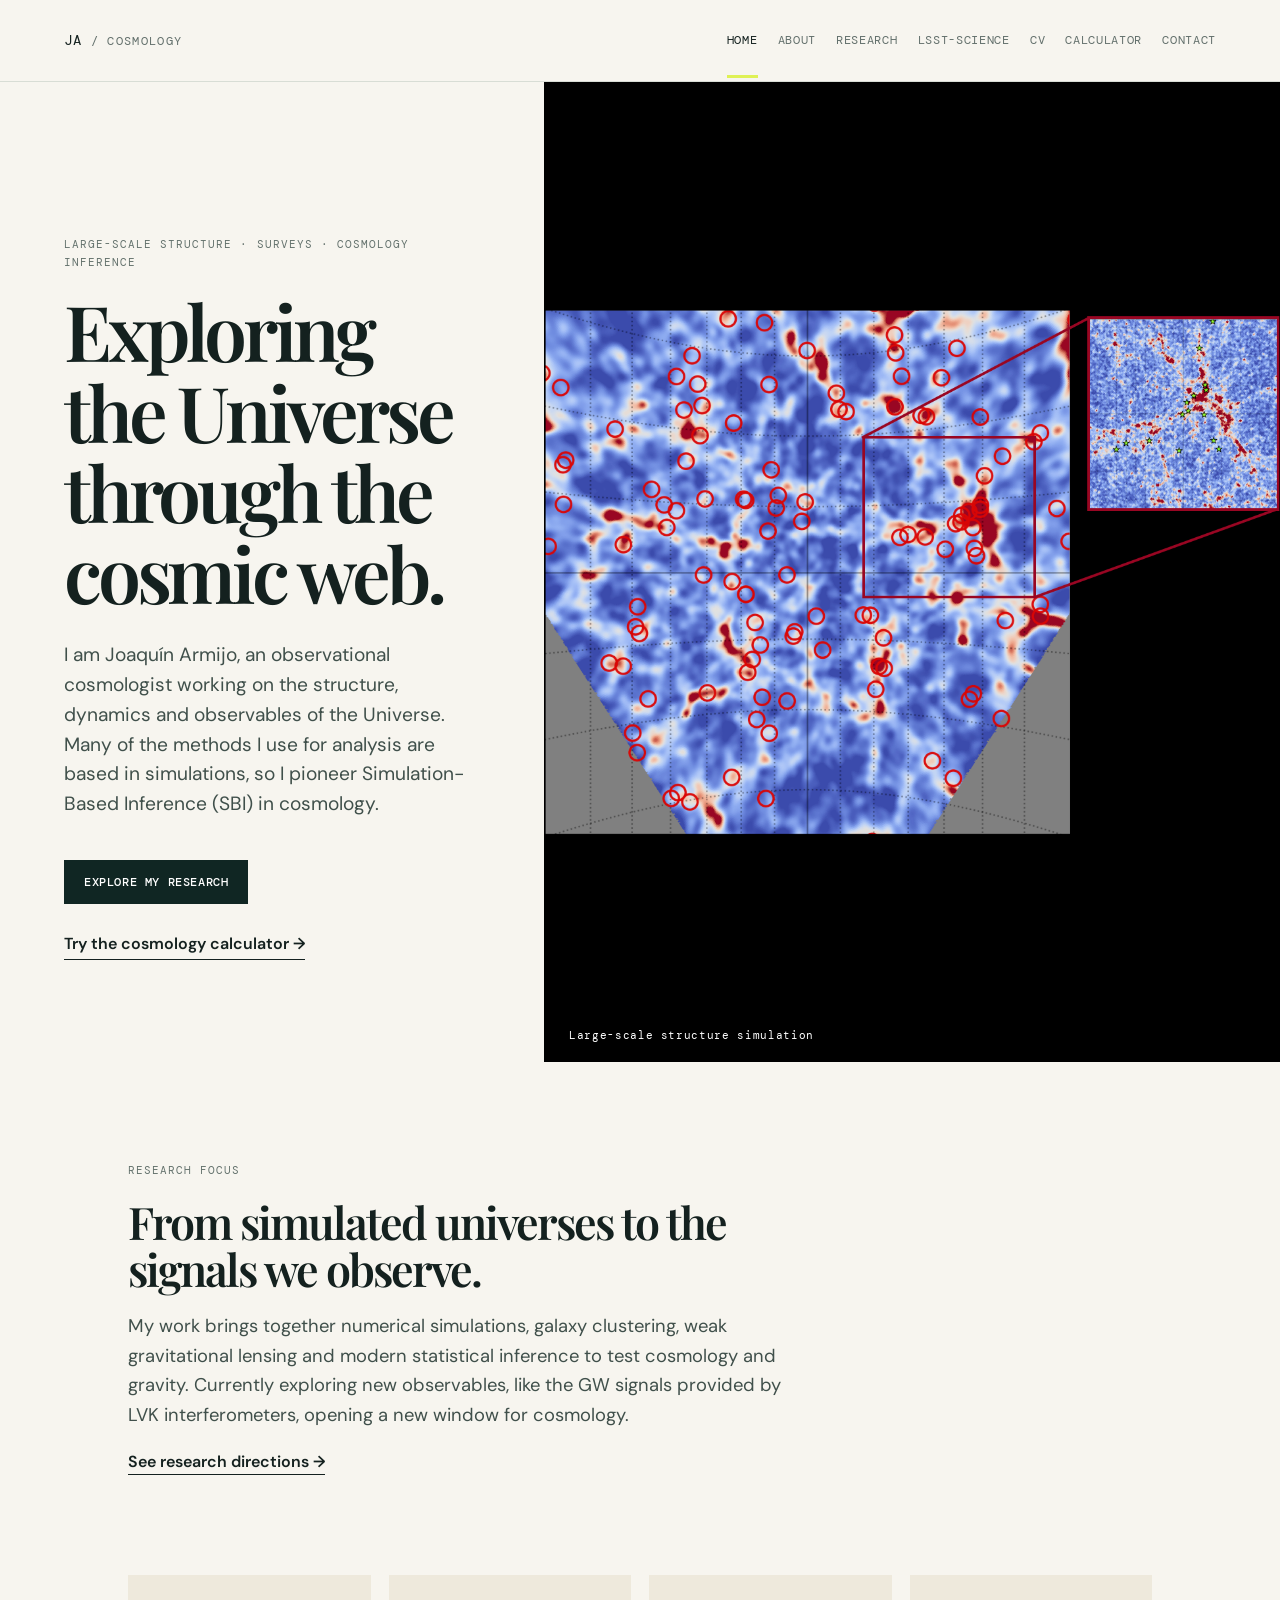
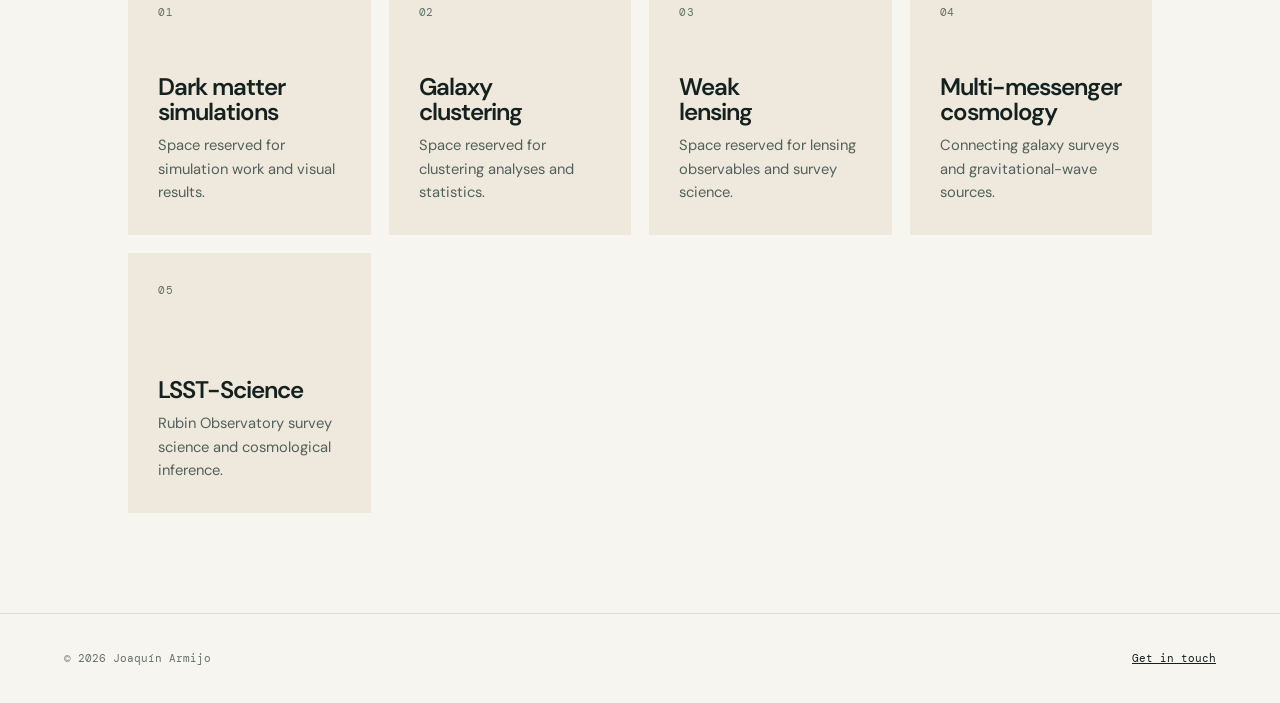
<file: index.html>
<!doctype html>
<html lang="en">
  <head>
    <meta charset="utf-8" />
    <meta name="viewport" content="width=device-width,initial-scale=1" />
    <meta
      name="description"
      content="Joaquín Armijo — Observational/Computational cosmologist."
    />
    <title>Joaquín Armijo | Observational/Computational Cosmologist</title>
    <link rel="stylesheet" href="assets/site.css" />
  </head>
  <body>
    <header class="site-header">
      <a class="wordmark" href="index.html">JA<span> / COSMOLOGY</span></a>
      <nav aria-label="Primary navigation">
        <a class="active" href="index.html">Home</a
        ><a href="about.html">About</a><a href="research.html">Research</a
        ><a href="lsst-science.html">LSST-Science</a
        ><a href="cv.html">CV</a><a href="calculator.html">Calculator</a
        ><a href="contact.html">Contact</a>
      </nav>
    </header>
    <main>
      <section class="hero">
        <div class="hero-copy">
          <p class="eyebrow">
            Large-scale structure · Surveys · Cosmology inference
          </p>
          <h1>Exploring the Universe through the cosmic web.</h1>
          <p class="lede">
            I am Joaquín Armijo, an observational cosmologist working on the
            structure, dynamics and observables of the Universe. Many of the
            methods I use for analysis are based in simulations, so I pioneer
            Simulation-Based Inference (SBI) in cosmology.
          </p>
          <div class="actions">
            <a class="button" href="research.html">Explore my research</a
            ><a class="text-link" href="calculator.html"
              >Try the cosmology calculator →</a
            >
          </div>
        </div>
        <div class="hero-image">
          <img
            src="w3images/LC-Gal-GW-sources.png"
            alt="Simulation of the cosmic web with galaxies"
          />
          <p>Large-scale structure simulation</p>
        </div>
      </section>
      <section class="intro section">
        <p class="eyebrow">Research focus</p>
        <h2>From simulated universes to the signals we observe.</h2>
        <p>
          My work brings together numerical simulations, galaxy clustering, weak
          gravitational lensing and modern statistical inference to test
          cosmology and gravity. Currently exploring new observables, like the
          GW signals provided by LVK interferometers, opening a new window for
          cosmology.
        </p>
        <a class="text-link" href="research.html">See research directions →</a>
      </section>
      <section class="feature-grid section">
        <a href="dark-matter.html" class="feature"
          ><span>01</span>
          <h3>Dark matter<br />simulations</h3>
          <p>Space reserved for simulation work and visual results.</p></a
        ><a href="clustering.html" class="feature"
          ><span>02</span>
          <h3>Galaxy<br />clustering</h3>
          <p>Space reserved for clustering analyses and statistics.</p></a
        ><a href="lensing.html" class="feature"
          ><span>03</span>
          <h3>Weak<br />lensing</h3>
          <p>Space reserved for lensing observables and survey science.</p></a
        ><a href="multi-messenger.html" class="feature"
          ><span>04</span>
          <h3>Multi-messenger<br />cosmology</h3>
          <p>Connecting galaxy surveys and gravitational-wave sources.</p></a
        ><a href="lsst-science.html" class="feature"
          ><span>05</span>
          <h3>LSST-Science</h3>
          <p>Rubin Observatory survey science and cosmological inference.</p></a
        >
      </section>
    </main>
    <footer>
      <span>© <span id="year"></span> Joaquín Armijo</span
      ><a href="contact.html">Get in touch</a>
    </footer>
    <script>
      document.getElementById("year").textContent = new Date().getFullYear();
    </script>
  </body>
</html>
</file>
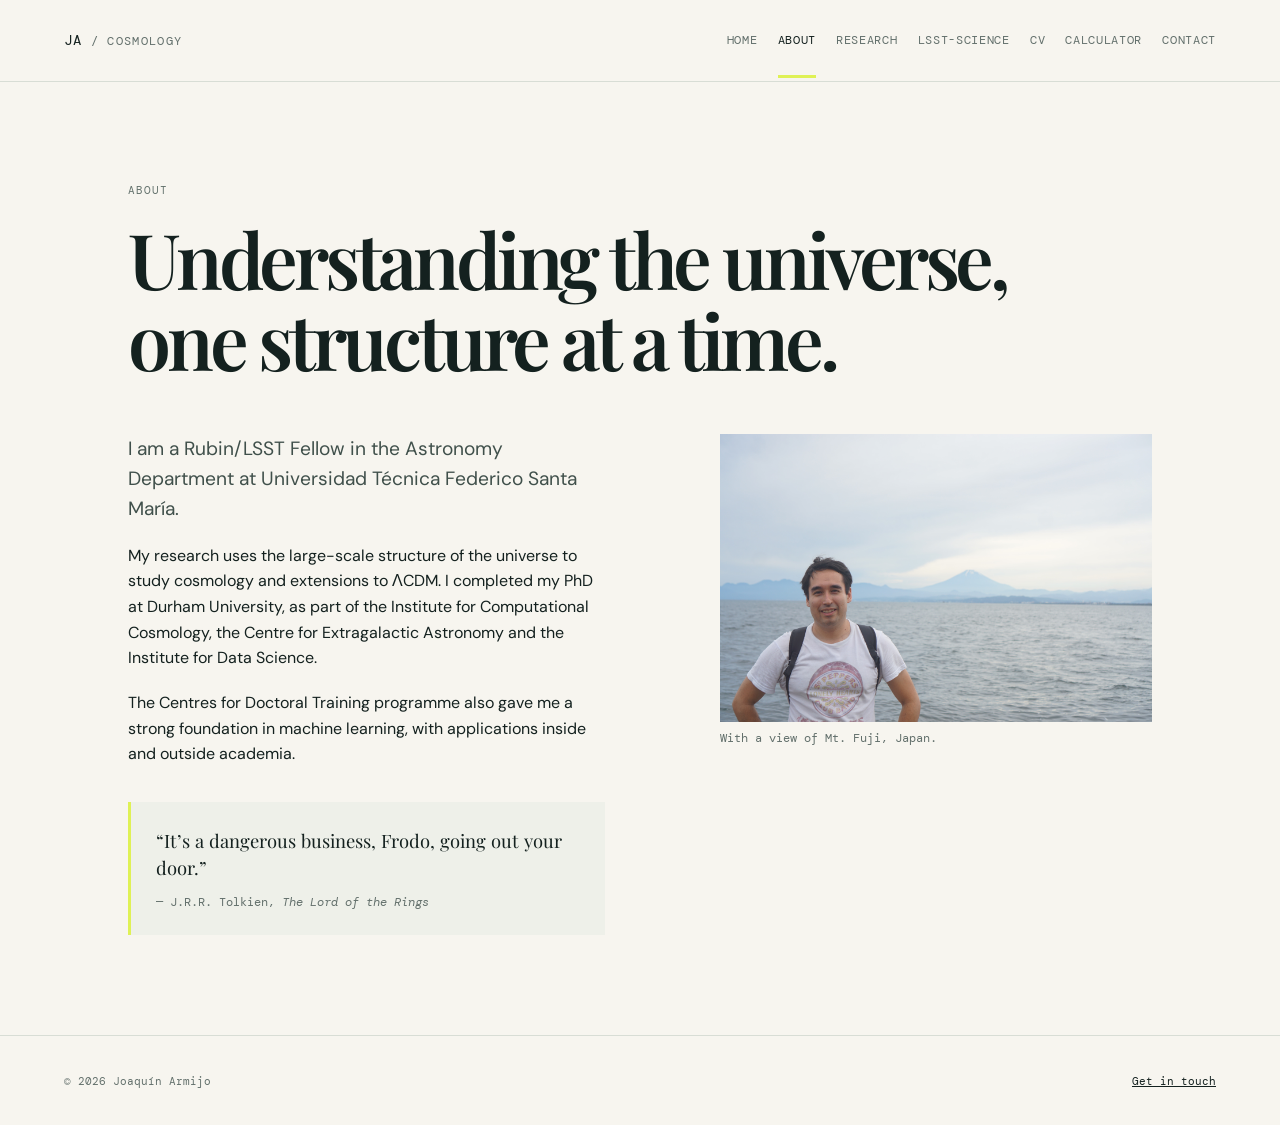
<file: about.html>
<!doctype html><html lang="en"><head><meta charset="utf-8"><meta name="viewport" content="width=device-width,initial-scale=1"><title>About | Joaquín Armijo</title><link rel="stylesheet" href="assets/site.css"></head><body><header class="site-header"><a class="wordmark" href="index.html">JA<span> / COSMOLOGY</span></a><nav aria-label="Primary navigation"><a href="index.html">Home</a><a class="active" href="about.html">About</a><a href="research.html">Research</a><a href="lsst-science.html">LSST-Science</a><a href="cv.html">CV</a><a href="calculator.html">Calculator</a><a href="contact.html">Contact</a></nav></header><main class="page"><p class="eyebrow">About</p><h1>Understanding the universe, one structure at a time.</h1><div class="two-column"><div><p class="lede">I am a Rubin/LSST Fellow in the Astronomy Department at Universidad Técnica Federico Santa María.</p><p>My research uses the large-scale structure of the universe to study cosmology and extensions to ΛCDM. I completed my PhD at Durham University, as part of the Institute for Computational Cosmology, the Centre for Extragalactic Astronomy and the Institute for Data Science.</p><p>The Centres for Doctoral Training programme also gave me a strong foundation in machine learning, with applications inside and outside academia.</p><blockquote>“It’s a dangerous business, Frodo, going out your door.”<cite>— J.R.R. Tolkien, <em>The Lord of the Rings</em></cite></blockquote></div><figure><img src="w3images/JA_Fuji.jpeg" alt="Joaquín Armijo in front of Mount Fuji"><figcaption>With a view of Mt. Fuji, Japan.</figcaption></figure></div></main><footer><span>© <span id="year"></span> Joaquín Armijo</span><a href="contact.html">Get in touch</a></footer><script>document.getElementById('year').textContent=new Date().getFullYear()</script></body></html>
</file>
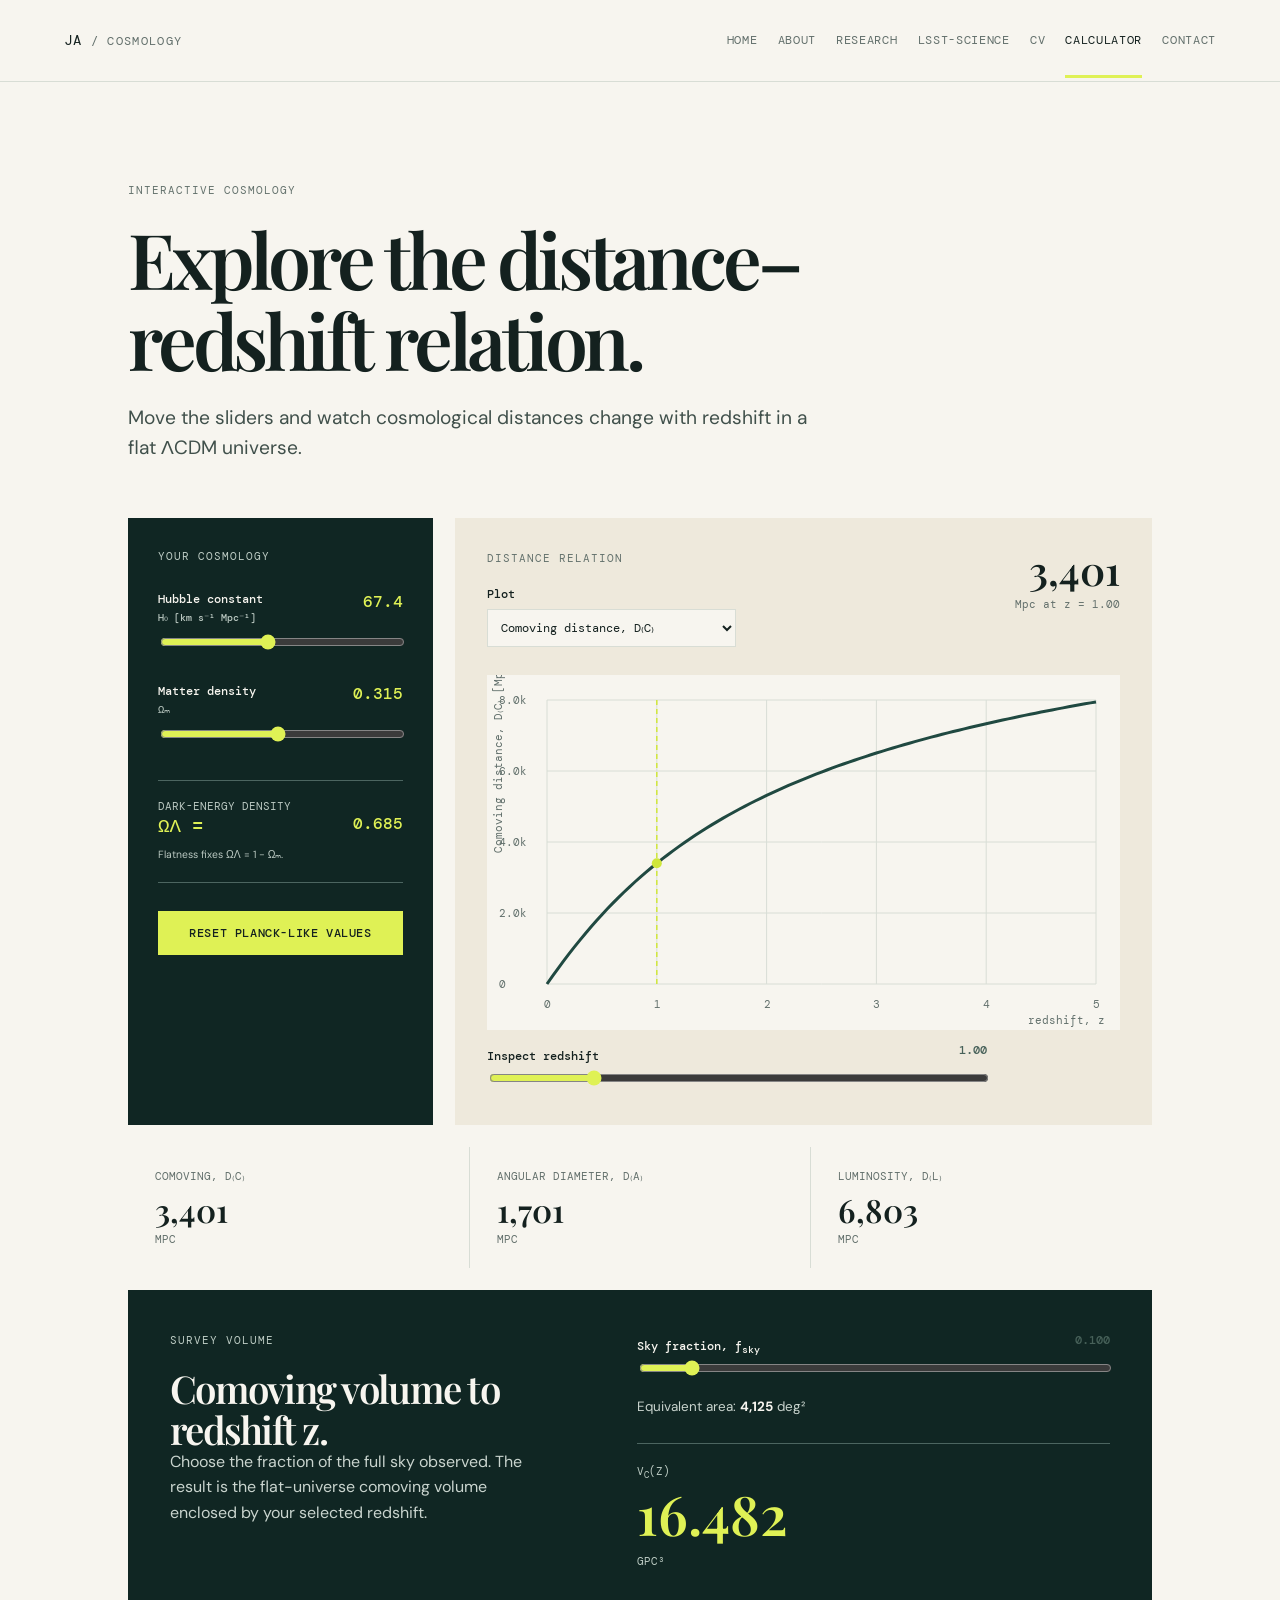
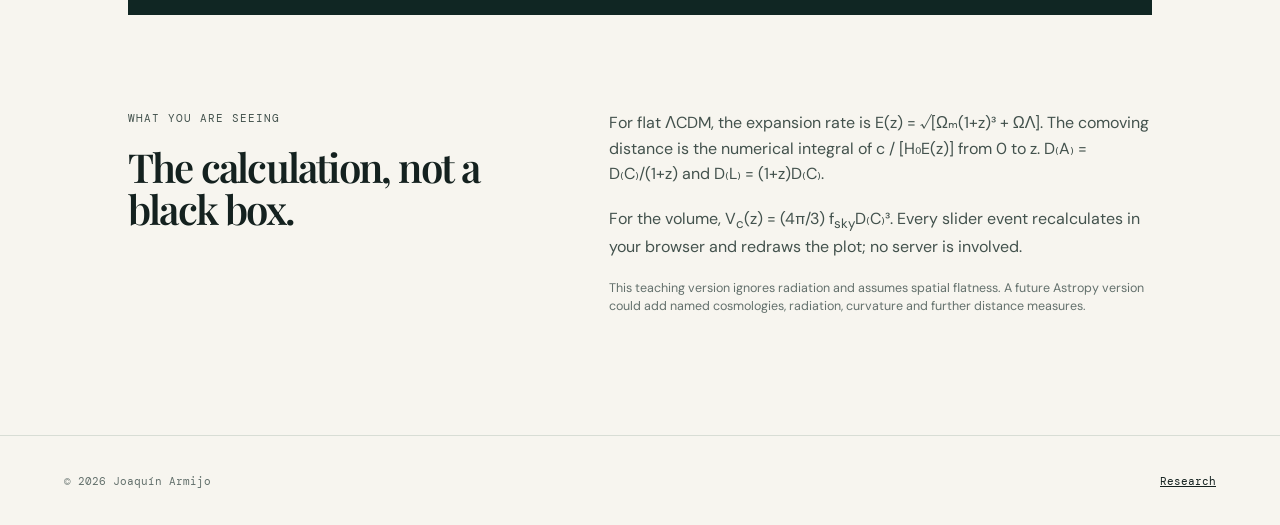
<file: calculator.html>
<!doctype html><html lang="en"><head><meta charset="utf-8"><meta name="viewport" content="width=device-width,initial-scale=1"><title>Cosmology Explorer | Joaquín Armijo</title><link rel="stylesheet" href="assets/site.css"><link rel="stylesheet" href="assets/calculator.css"></head><body><header class="site-header"><a class="wordmark" href="index.html">JA<span> / COSMOLOGY</span></a><nav aria-label="Primary navigation"><a href="index.html">Home</a><a href="about.html">About</a><a href="research.html">Research</a><a href="lsst-science.html">LSST-Science</a><a href="cv.html">CV</a><a class="active" href="calculator.html">Calculator</a><a href="contact.html">Contact</a></nav></header><main class="page explorer"><p class="eyebrow">Interactive cosmology</p><h1>Explore the distance–redshift relation.</h1><p class="lede">Move the sliders and watch cosmological distances change with redshift in a flat ΛCDM universe.</p><section class="explorer-grid"><aside class="controls" aria-label="Cosmological parameters"><p class="eyebrow">Your cosmology</p><label for="h0">Hubble constant <output id="h0-value">67.4</output><small>H₀ [km s⁻¹ Mpc⁻¹]</small></label><input id="h0" type="range" min="50" max="90" value="67.4" step="0.1"><label for="om">Matter density <output id="om-value">0.315</output><small>Ωₘ</small></label><input id="om" type="range" min="0.05" max="0.60" value="0.315" step="0.005"><div class="derived"><span>Dark-energy density</span><strong>ΩΛ = <output id="ol-value">0.685</output></strong><small>Flatness fixes ΩΛ = 1 − Ωₘ.</small></div><button id="reset" class="button" type="button">Reset Planck-like values</button></aside><section class="plot-card"><div class="plot-heading"><div><p class="eyebrow">Distance relation</p><label class="quantity-picker" for="quantity">Plot <select id="quantity"><option value="dc">Comoving distance, D₍C₎</option><option value="da">Angular-diameter distance, D₍A₎</option><option value="dl">Luminosity distance, D₍L₎</option></select></label></div><div class="plot-number"><strong id="distance-at-z">—</strong><span>Mpc at z = <output id="selected-z">1.00</output></span></div></div><canvas id="distance-plot" role="img" aria-label="Plot of selected distance against redshift"></canvas><div class="redshift-control"><label for="z">Inspect redshift <output id="z-value">1.00</output></label><input id="z" type="range" min="0" max="5" value="1" step="0.01"></div></section></section><section class="distance-summary" aria-live="polite"><div><span>Comoving, D₍C₎</span><strong id="dc-value">—</strong><small>Mpc</small></div><div><span>Angular diameter, D₍A₎</span><strong id="da-value">—</strong><small>Mpc</small></div><div><span>Luminosity, D₍L₎</span><strong id="dl-value">—</strong><small>Mpc</small></div></section><section class="volume-card"><div><p class="eyebrow">Survey volume</p><h2>Comoving volume to redshift z.</h2><p>Choose the fraction of the full sky observed. The result is the flat-universe comoving volume enclosed by your selected redshift.</p></div><div class="volume-controls"><label for="fsky">Sky fraction, f<sub>sky</sub> <output id="fsky-value">0.100</output></label><input id="fsky" type="range" min="0.001" max="1" value="0.1" step="0.001"><p>Equivalent area: <strong id="sky-area">—</strong> deg²</p><div class="volume-result"><span>V<sub>c</sub>(z)</span><strong id="volume-value">—</strong><small>Gpc³</small></div></div></section><section class="how-it-works"><div><p class="eyebrow">What you are seeing</p><h2>The calculation, not a black box.</h2></div><div><p>For flat ΛCDM, the expansion rate is E(z) = √[Ωₘ(1+z)³ + ΩΛ]. The comoving distance is the numerical integral of c / [H₀E(z)] from 0 to z. D₍A₎ = D₍C₎/(1+z) and D₍L₎ = (1+z)D₍C₎.</p><p>For the volume, V<sub>c</sub>(z) = (4π/3) f<sub>sky</sub>D₍C₎³. Every slider event recalculates in your browser and redraws the plot; no server is involved.</p><p class="fine-print">This teaching version ignores radiation and assumes spatial flatness. A future Astropy version could add named cosmologies, radiation, curvature and further distance measures.</p></div></section></main><footer><span>© <span id="year"></span> Joaquín Armijo</span><a href="research.html">Research</a></footer><script src="assets/cosmology.js"></script><script>document.getElementById('year').textContent=new Date().getFullYear()</script></body></html>
</file>
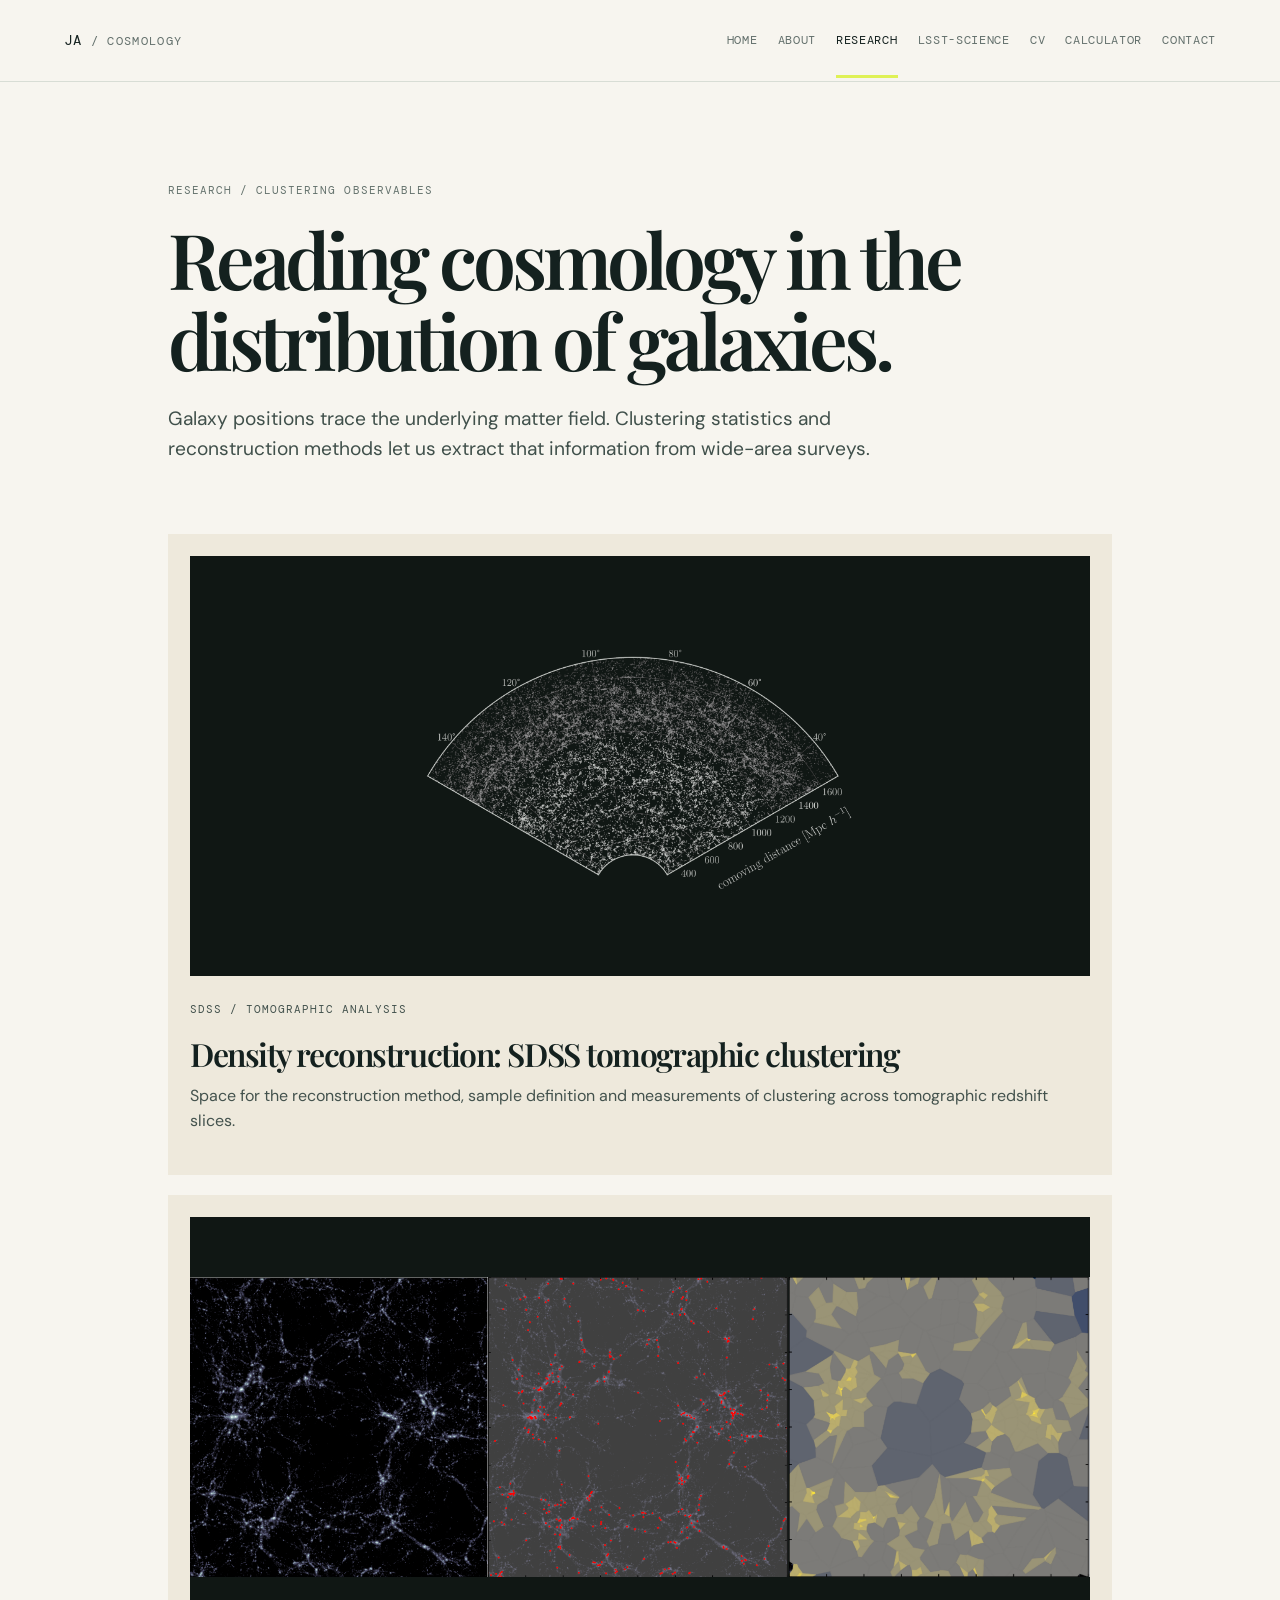
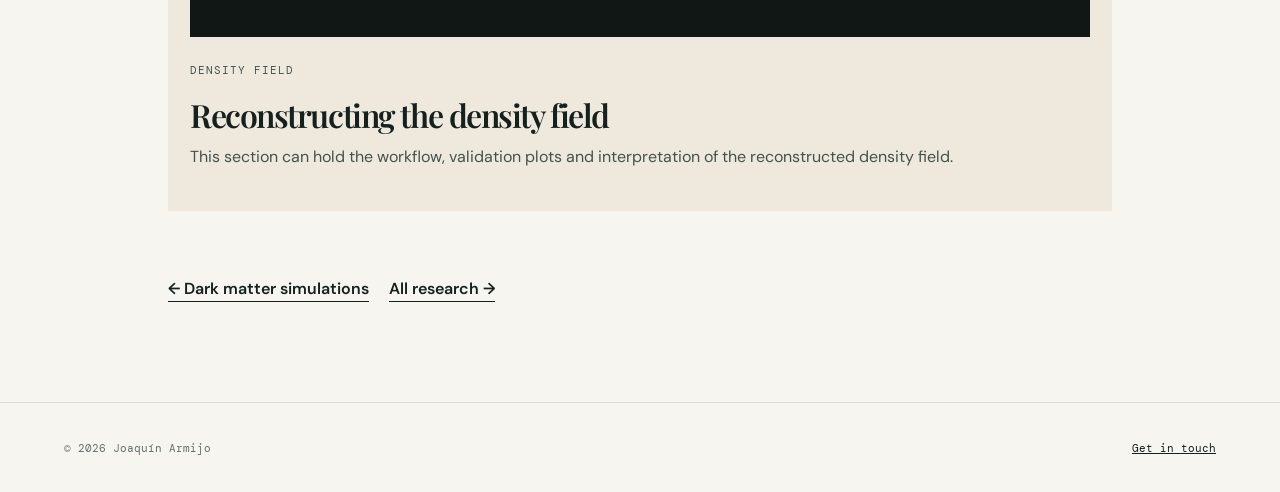
<file: clustering.html>
<!doctype html>
<html lang="en">
  <head><meta charset="utf-8" /><meta name="viewport" content="width=device-width,initial-scale=1" /><title>Clustering Observables | Joaquín Armijo</title><link rel="stylesheet" href="assets/site.css" /><link rel="stylesheet" href="assets/research-pages.css" /></head>
  <body><header class="site-header"><a class="wordmark" href="index.html">JA<span> / COSMOLOGY</span></a><nav aria-label="Primary navigation"><a href="index.html">Home</a><a href="about.html">About</a><a class="active" href="research.html">Research</a><a href="lsst-science.html">LSST-Science</a><a href="cv.html">CV</a><a href="calculator.html">Calculator</a><a href="contact.html">Contact</a></nav></header><main class="page research-detail"><p class="eyebrow">Research / Clustering observables</p><h1>Reading cosmology in the distribution of galaxies.</h1><p class="lede research-detail-intro">Galaxy positions trace the underlying matter field. Clustering statistics and reconstruction methods let us extract that information from wide-area surveys.</p><section class="research-detail-grid"><article class="research-detail-card wide"><img src="w3images/LOWZ+CMASS_black_grey_3deg_mod.png" alt="LOWZ and CMASS galaxy clustering map" /><p class="eyebrow">SDSS / Tomographic analysis</p><h2>Density reconstruction: SDSS tomographic clustering</h2><p>Space for the reconstruction method, sample definition and measurements of clustering across tomographic redshift slices.</p></article><article class="research-detail-card wide"><img src="w3images/dens_reconst.png" alt="Density reconstruction visualisation" /><p class="eyebrow">Density field</p><h2>Reconstructing the density field</h2><p>This section can hold the workflow, validation plots and interpretation of the reconstructed density field.</p></article></section><div class="research-page-links"><a href="dark-matter.html">← Dark matter simulations</a><a href="research.html">All research →</a></div></main><footer><span>© <span id="year"></span> Joaquín Armijo</span><a href="contact.html">Get in touch</a></footer><script>document.getElementById('year').textContent=new Date().getFullYear()</script></body>
</html>
</file>
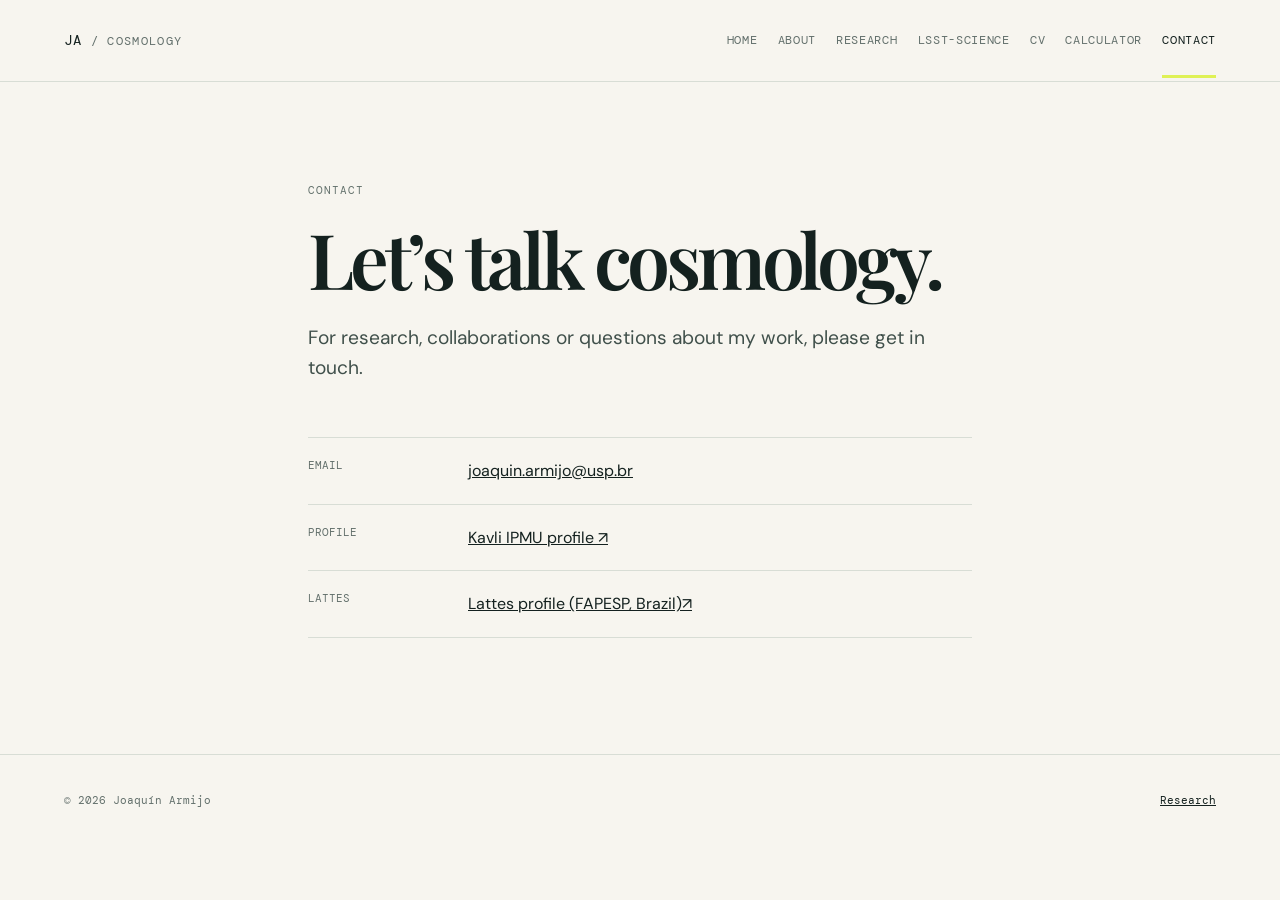
<file: contact.html>
<!doctype html>
<html lang="en">
  <head>
    <meta charset="utf-8" />
    <meta name="viewport" content="width=device-width,initial-scale=1" />
    <title>Contact | Joaquín Armijo</title>
    <link rel="stylesheet" href="assets/site.css" />
  </head>

  <body>
    <header class="site-header">
      <a class="wordmark" href="index.html">JA<span> / COSMOLOGY</span></a>
      <nav aria-label="Primary navigation">
        <a href="index.html">Home</a><a href="about.html">About</a
        ><a href="research.html">Research</a><a href="lsst-science.html">LSST-Science</a><a href="cv.html">CV</a
        ><a href="calculator.html">Calculator</a
        ><a class="active" href="contact.html">Contact</a>
      </nav>
    </header>
    <main class="page narrow">
      <p class="eyebrow">Contact</p>
      <h1>Let’s talk cosmology.</h1>
      <p class="lede">
        For research, collaborations or questions about my work, please get in
        touch.
      </p>
      <dl class="contact-list">
        <div>
          <dt>Email</dt>
          <dd>
            <a href="mailto:joaquin.armijo@ipmu.jp">joaquin.armijo@usp.br</a>
          </dd>
        </div>
        <div>
          <dt>Profile</dt>
          <dd>
            <a
              href="https://db.ipmu.jp/member/personal/7015en.html"
              target="_blank"
              rel="noopener"
              >Kavli IPMU profile ↗</a
            >
          </dd>
        </div>
        <div>
          <dt>Lattes</dt>
          <dd>
            <a
              href="http://lattes.cnpq.br/5472941380540985"
              target="_blank"
              rel="noopener"
              >Lattes profile (FAPESP, Brazil)↗</a
            >
          </dd>
        </div>
      </dl>
    </main>
    <footer>
      <span>© <span id="year"></span> Joaquín Armijo</span
      ><a href="research.html">Research</a>
    </footer>
    <script>
      document.getElementById("year").textContent = new Date().getFullYear();
    </script>
  </body>
</html>
</file>
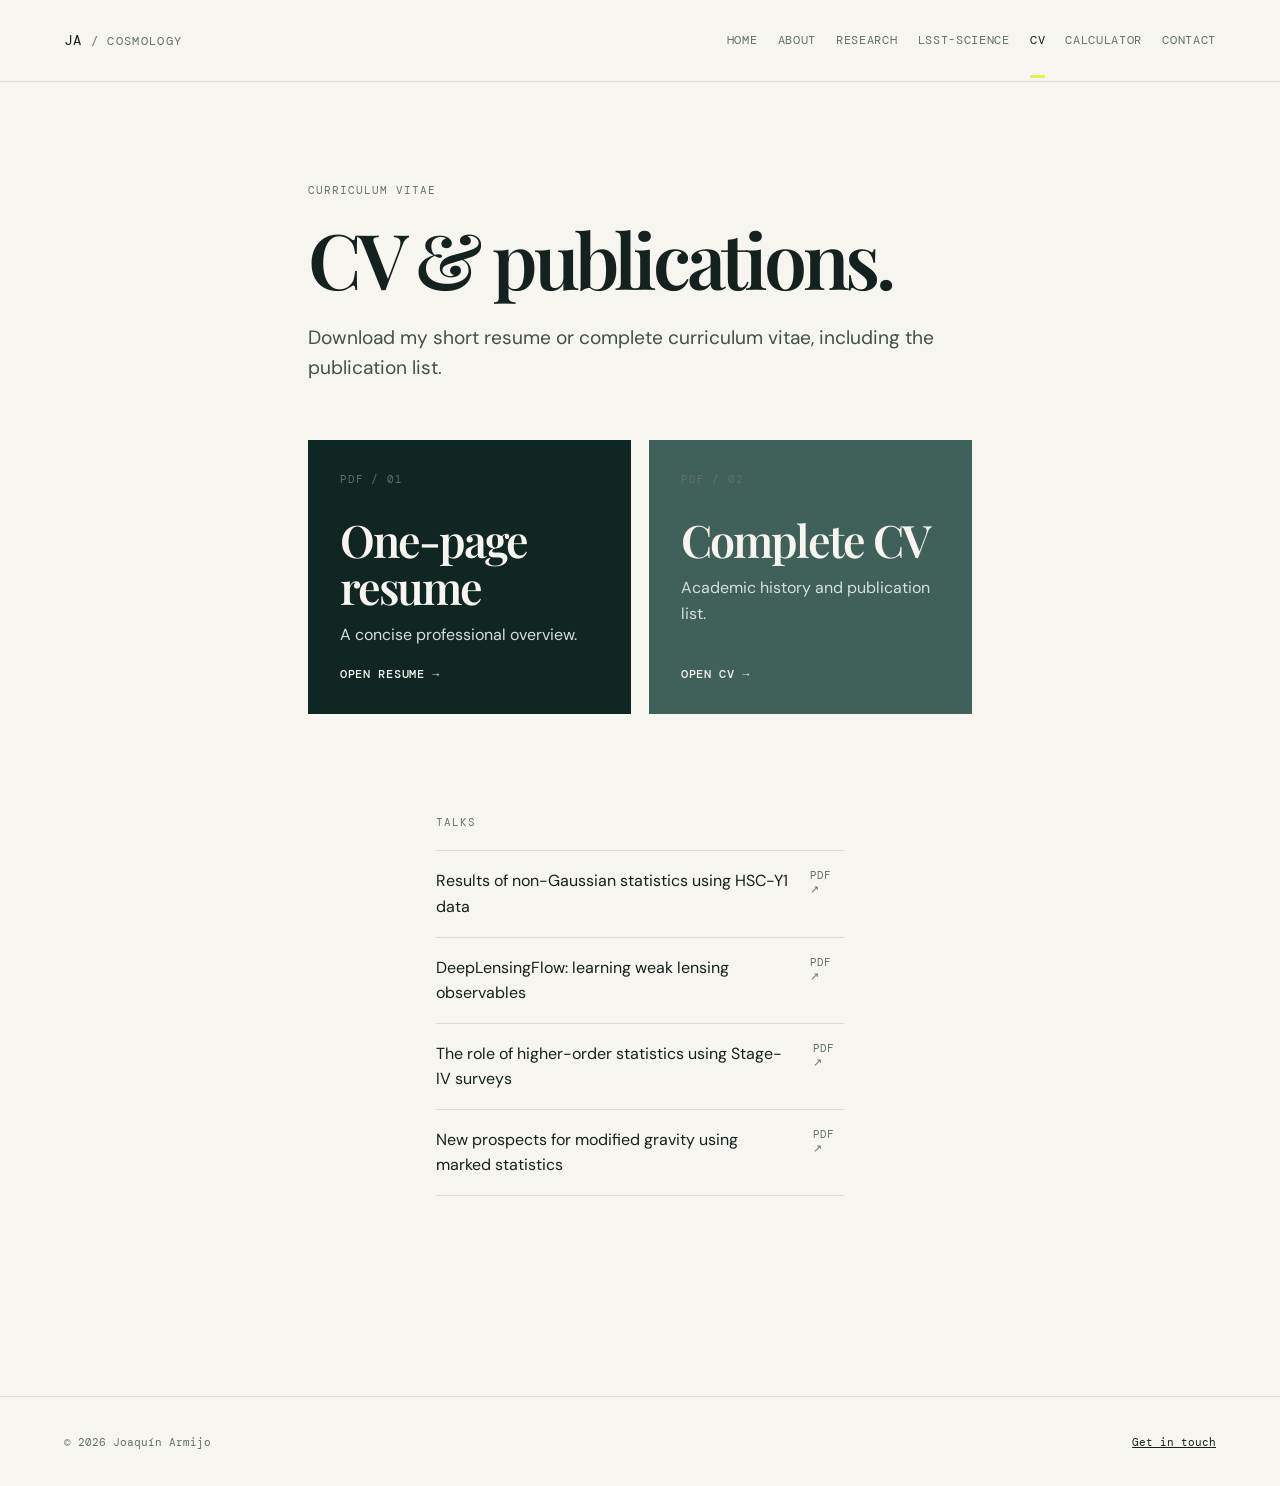
<file: cv.html>
<!doctype html><html lang="en"><head><meta charset="utf-8"><meta name="viewport" content="width=device-width,initial-scale=1"><title>CV | Joaquín Armijo</title><link rel="stylesheet" href="assets/site.css"></head><body><header class="site-header"><a class="wordmark" href="index.html">JA<span> / COSMOLOGY</span></a><nav aria-label="Primary navigation"><a href="index.html">Home</a><a href="about.html">About</a><a href="research.html">Research</a><a href="lsst-science.html">LSST-Science</a><a class="active" href="cv.html">CV</a><a href="calculator.html">Calculator</a><a href="contact.html">Contact</a></nav></header><main class="page narrow"><p class="eyebrow">Curriculum vitae</p><h1>CV &amp; publications.</h1><p class="lede">Download my short resume or complete curriculum vitae, including the publication list.</p><div class="download-grid"><a href="resume1page_JoaquinArmijo.pdf" target="_blank"><span>PDF / 01</span><h2>One-page resume</h2><p>A concise professional overview.</p><b>Open resume →</b></a><a href="CV_JoaquinArmijo.pdf" target="_blank"><span>PDF / 02</span><h2>Complete CV</h2><p>Academic history and publication list.</p><b>Open CV →</b></a></div><section class="section"><p class="eyebrow">Talks</p><div class="talk-list"><a href="talks/Presentation%20Cosmo2024%20京都.pdf" target="_blank">Results of non-Gaussian statistics using HSC-Y1 data <span>PDF ↗</span></a><a href="talks/Jarmijo_DeepLensingFlow_Chania.pdf" target="_blank">DeepLensingFlow: learning weak lensing observables <span>PDF ↗</span></a><a href="talks/Jarmijo_HOS-LSST.pdf" target="_blank">The role of higher-order statistics using Stage-IV surveys <span>PDF ↗</span></a><a href="talks/Jarmijo_SHACS_MG.pdf" target="_blank">New prospects for modified gravity using marked statistics <span>PDF ↗</span></a></div></section></main><footer><span>© <span id="year"></span> Joaquín Armijo</span><a href="contact.html">Get in touch</a></footer><script>document.getElementById('year').textContent=new Date().getFullYear()</script></body></html>
</file>
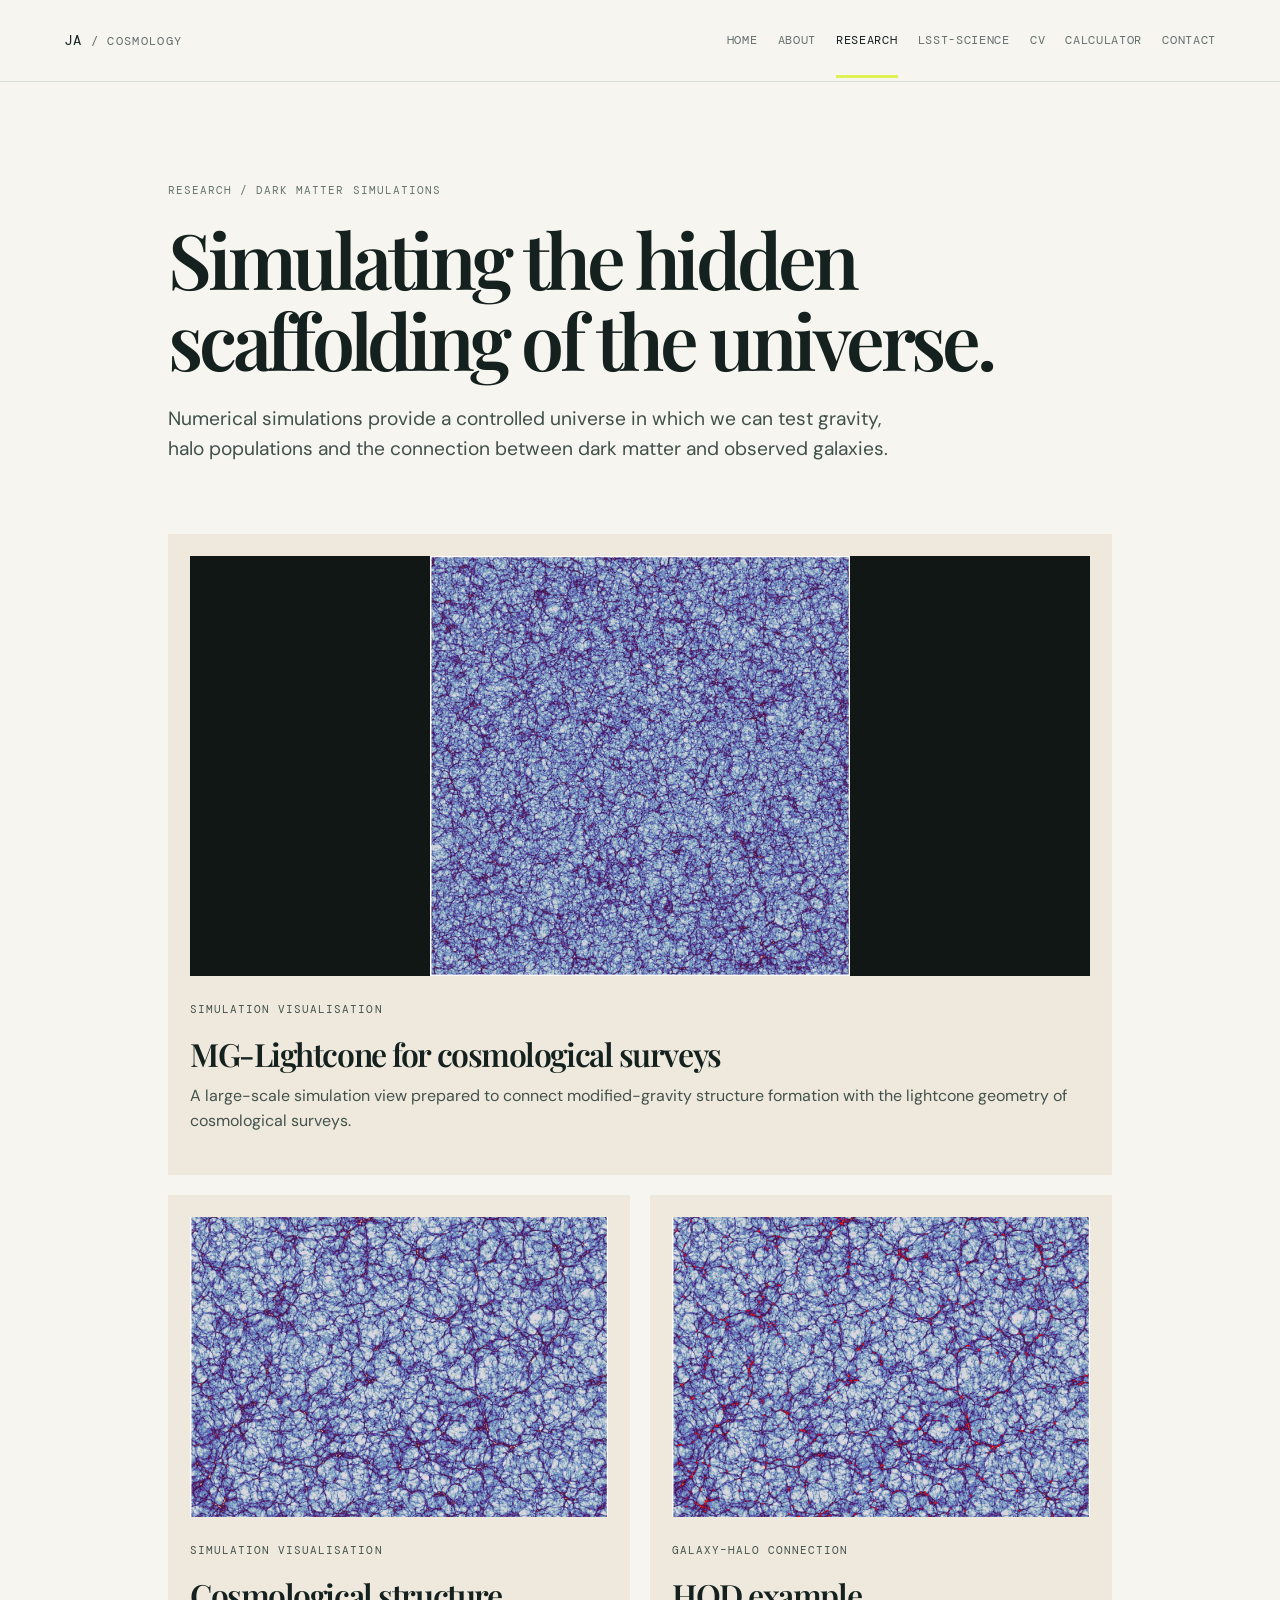
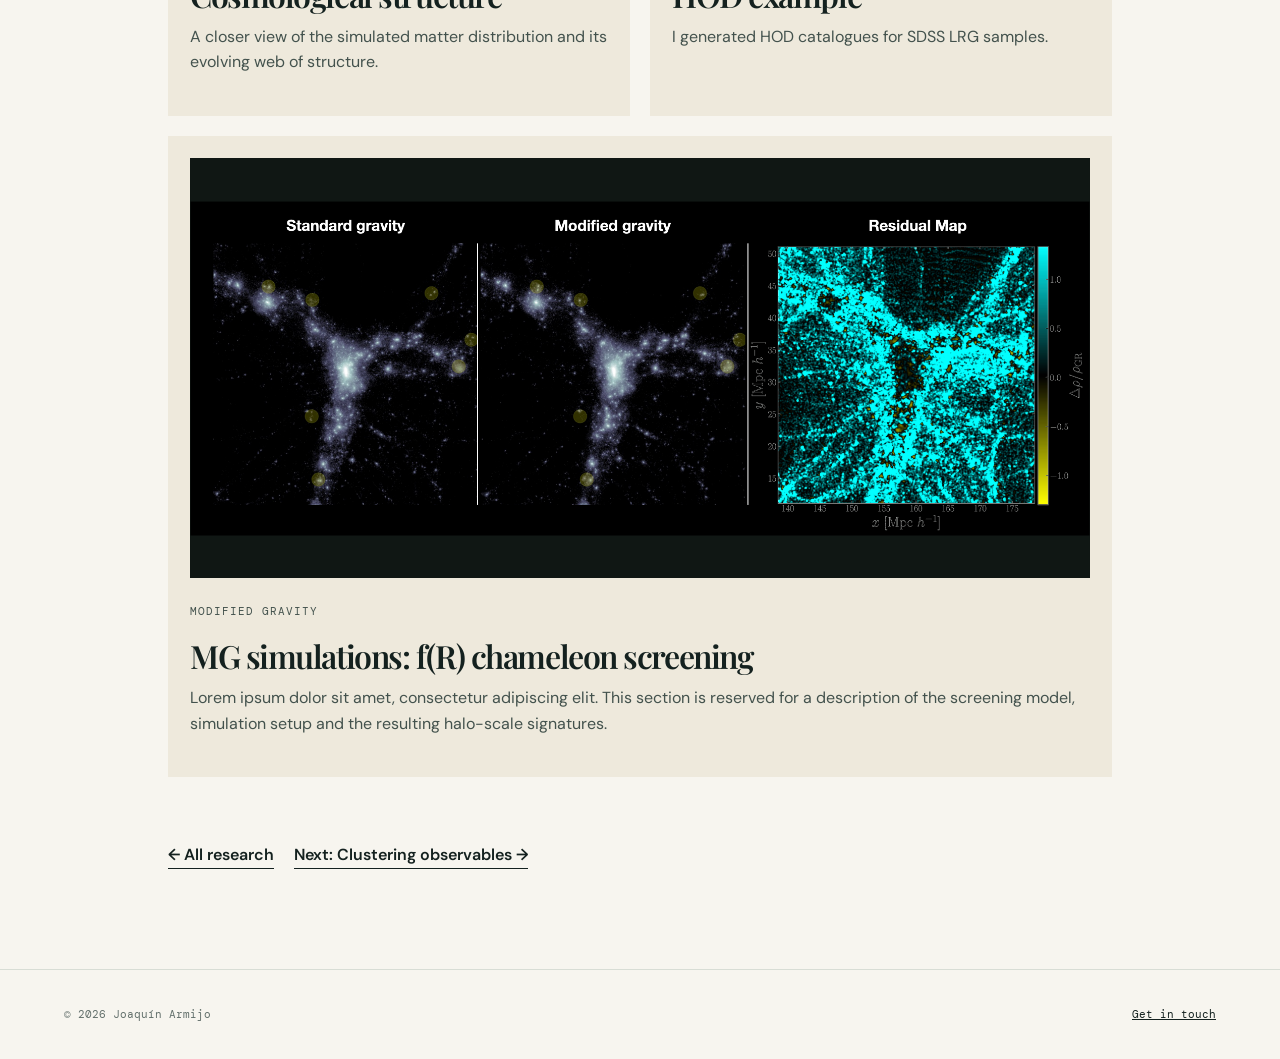
<file: dark-matter.html>
<!doctype html>
<html lang="en">
  <head>
    <meta charset="utf-8" />
    <meta name="viewport" content="width=device-width,initial-scale=1" />
    <title>Dark Matter Simulations | Joaquín Armijo</title>
    <link rel="stylesheet" href="assets/site.css" />
    <link rel="stylesheet" href="assets/research-pages.css" />
  </head>
  <body>
    <header class="site-header"><a class="wordmark" href="index.html">JA<span> / COSMOLOGY</span></a><nav aria-label="Primary navigation"><a href="index.html">Home</a><a href="about.html">About</a><a class="active" href="research.html">Research</a><a href="lsst-science.html">LSST-Science</a><a href="cv.html">CV</a><a href="calculator.html">Calculator</a><a href="contact.html">Contact</a></nav></header>
    <main class="page research-detail">
      <p class="eyebrow">Research / Dark matter simulations</p>
      <h1>Simulating the hidden scaffolding of the universe.</h1>
      <p class="lede research-detail-intro">Numerical simulations provide a controlled universe in which we can test gravity, halo populations and the connection between dark matter and observed galaxies.</p>
      <section class="research-detail-grid">
        <article class="research-detail-card wide"><img src="w3images/GR_L1536_z0.3.jpg" alt="Large cosmological simulation lightcone" /><p class="eyebrow">Simulation visualisation</p><h2>MG-Lightcone for cosmological surveys</h2><p>A large-scale simulation view prepared to connect modified-gravity structure formation with the lightcone geometry of cosmological surveys.</p></article>
        <article class="research-detail-card"><img src="w3images/GR_L768_z0.3.jpg" alt="Cosmological simulation at intermediate scale" /><p class="eyebrow">Simulation visualisation</p><h2>Cosmological structure</h2><p>A closer view of the simulated matter distribution and its evolving web of structure.</p></article>
        <article class="research-detail-card"><img src="w3images/GR_L768_z0.3_galaxies.jpg" alt="Galaxies in a cosmological simulation" /><p class="eyebrow">Galaxy–halo connection</p><h2>HOD example</h2><p>I generated HOD catalogues for SDSS LRG samples.</p></article>
        <article class="research-detail-card wide"><img src="w3images/MG_halo.png" alt="Modified-gravity dark matter halo" /><p class="eyebrow">Modified gravity</p><h2>MG simulations: f(R) chameleon screening</h2><p>Lorem ipsum dolor sit amet, consectetur adipiscing elit. This section is reserved for a description of the screening model, simulation setup and the resulting halo-scale signatures.</p></article>
      </section>
      <div class="research-page-links"><a href="research.html">← All research</a><a href="clustering.html">Next: Clustering observables →</a></div>
    </main>
    <footer><span>© <span id="year"></span> Joaquín Armijo</span><a href="contact.html">Get in touch</a></footer><script>document.getElementById('year').textContent=new Date().getFullYear()</script>
  </body>
</html>
</file>
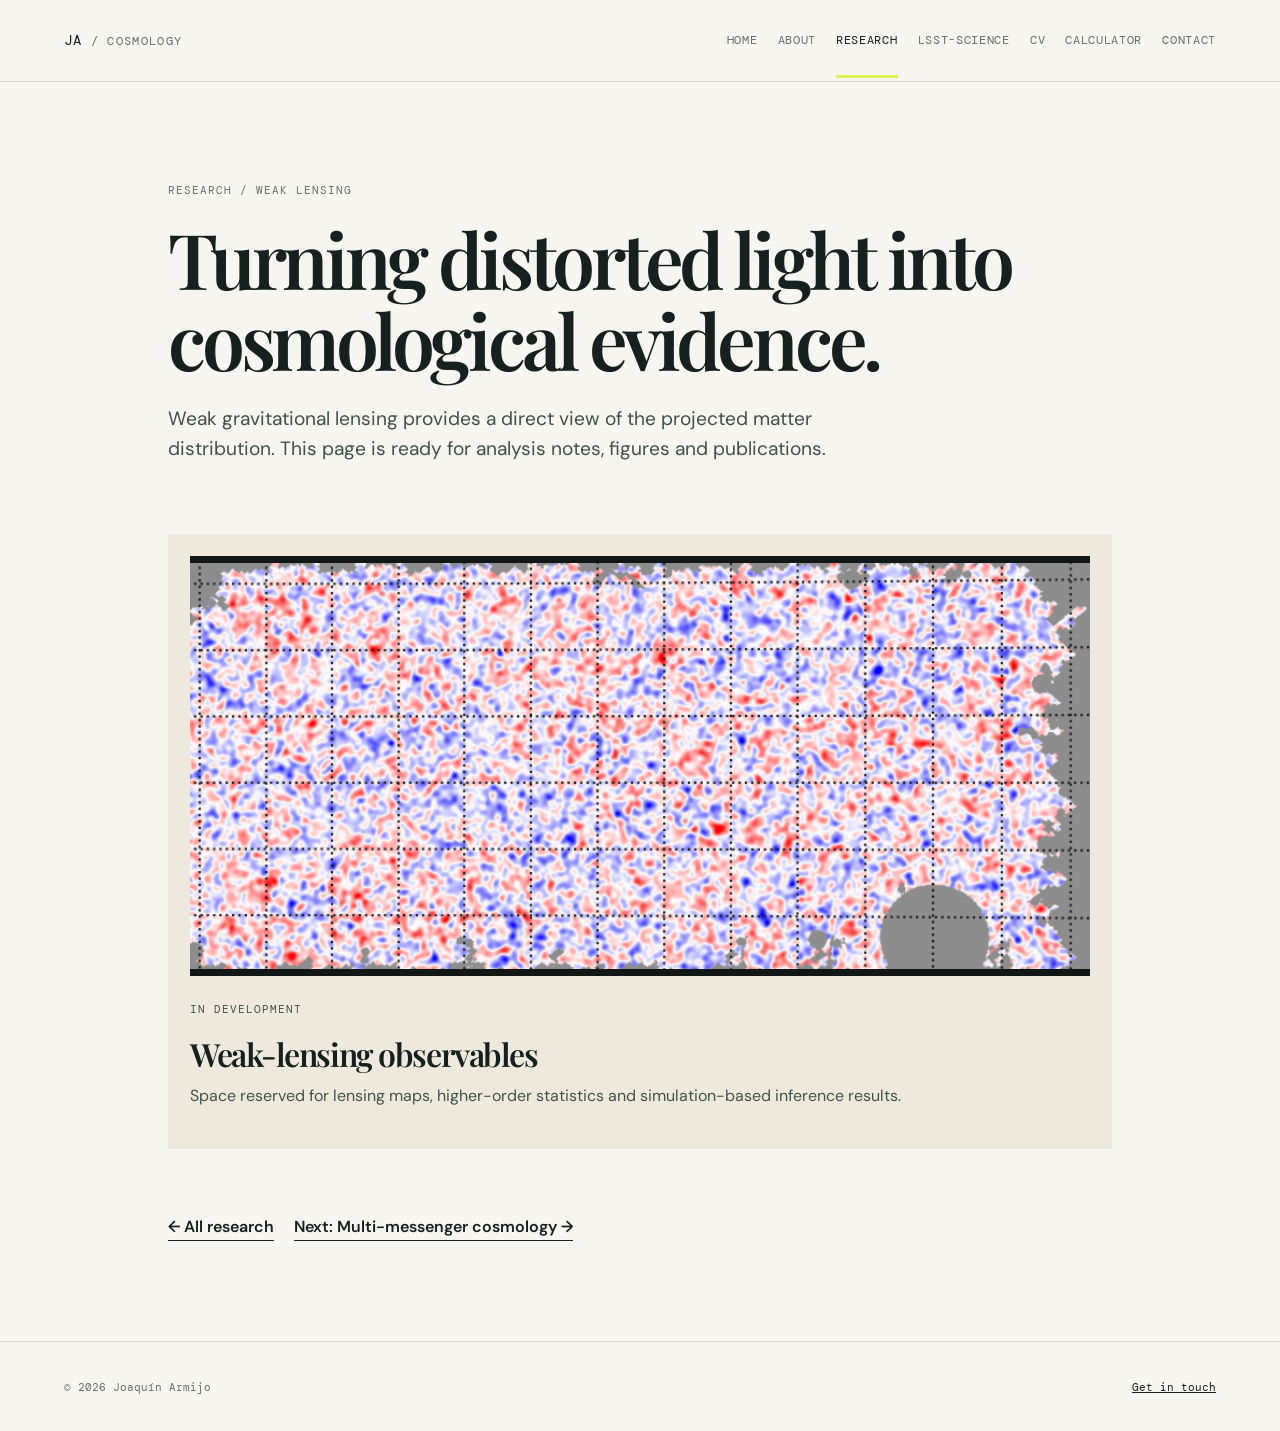
<file: lensing.html>
<!doctype html><html lang="en"><head><meta charset="utf-8" /><meta name="viewport" content="width=device-width,initial-scale=1" /><title>Weak Lensing | Joaquín Armijo</title><link rel="stylesheet" href="assets/site.css" /><link rel="stylesheet" href="assets/research-pages.css" /></head><body><header class="site-header"><a class="wordmark" href="index.html">JA<span> / COSMOLOGY</span></a><nav aria-label="Primary navigation"><a href="index.html">Home</a><a href="about.html">About</a><a class="active" href="research.html">Research</a><a href="lsst-science.html">LSST-Science</a><a href="cv.html">CV</a><a href="calculator.html">Calculator</a><a href="contact.html">Contact</a></nav></header><main class="page research-detail"><p class="eyebrow">Research / Weak lensing</p><h1>Turning distorted light into cosmological evidence.</h1><p class="lede research-detail-intro">Weak gravitational lensing provides a direct view of the projected matter distribution. This page is ready for analysis notes, figures and publications.</p><section class="research-detail-grid"><article class="research-detail-card wide"><img src="w3images/GAMA09H_z2_kappa_sn_curved.png" alt="Weak-lensing convergence map" /><p class="eyebrow">In development</p><h2>Weak-lensing observables</h2><p>Space reserved for lensing maps, higher-order statistics and simulation-based inference results.</p></article></section><div class="research-page-links"><a href="research.html">← All research</a><a href="multi-messenger.html">Next: Multi-messenger cosmology →</a></div></main><footer><span>© <span id="year"></span> Joaquín Armijo</span><a href="contact.html">Get in touch</a></footer><script>document.getElementById('year').textContent=new Date().getFullYear()</script></body></html>
</file>
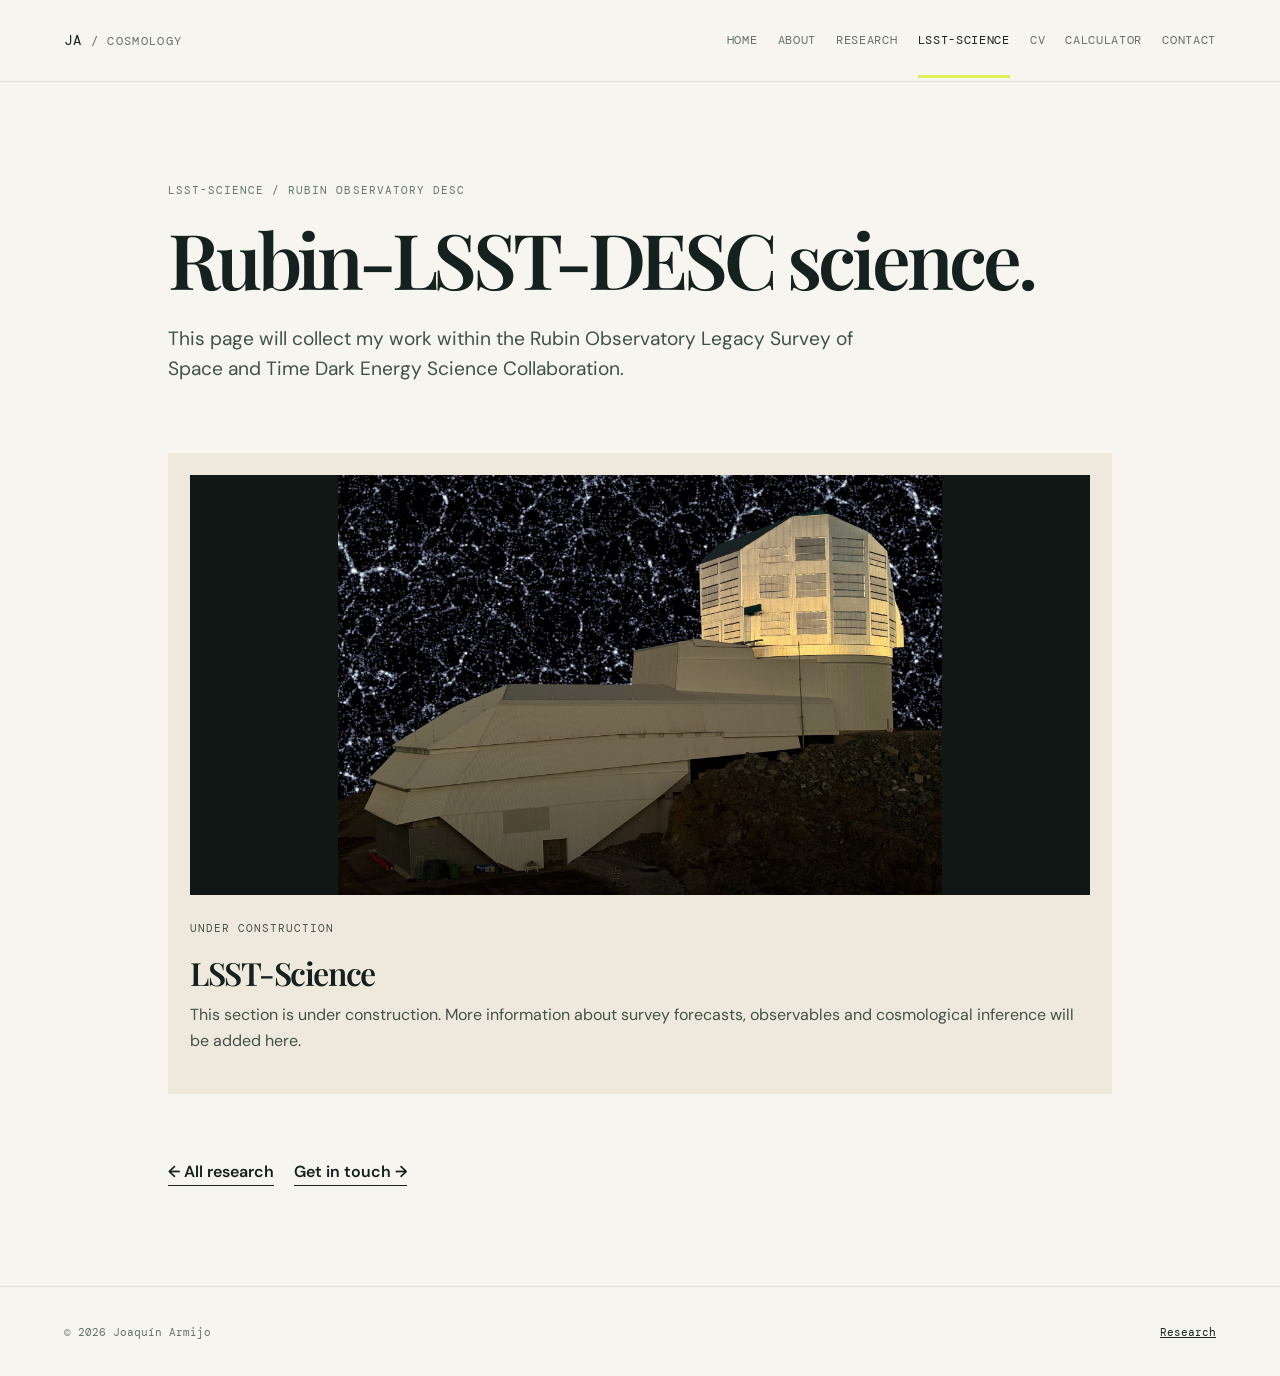
<file: lsst-science.html>
<!doctype html>
<html lang="en">
  <head>
    <meta charset="utf-8" />
    <meta name="viewport" content="width=device-width,initial-scale=1" />
    <title>LSST Science | Joaquín Armijo</title>
    <link rel="stylesheet" href="assets/site.css" />
    <link rel="stylesheet" href="assets/research-pages.css" />
  </head>
  <body>
    <header class="site-header">
      <a class="wordmark" href="index.html">JA<span> / COSMOLOGY</span></a>
      <nav aria-label="Primary navigation">
        <a href="index.html">Home</a><a href="about.html">About</a
        ><a href="research.html">Research</a
        ><a class="active" href="lsst-science.html">LSST-Science</a
        ><a href="cv.html">CV</a><a href="calculator.html">Calculator</a
        ><a href="contact.html">Contact</a>
      </nav>
    </header>
    <main class="page research-detail">
      <p class="eyebrow">LSST-Science / Rubin Observatory DESC</p>
      <h1>Rubin-LSST-DESC science.</h1>
      <p class="lede research-detail-intro">
        This page will collect my work within the Rubin Observatory Legacy
        Survey of Space and Time Dark Energy Science Collaboration.
      </p>
      <section class="research-detail-grid">
        <article class="research-detail-card wide">
          <img src="w3images/lsst_science.png" alt="Rubin LSST science visualisation" />
          <p class="eyebrow">Under construction</p>
          <h2>LSST-Science</h2>
          <p>
            This section is under construction. More information about survey
            forecasts, observables and cosmological inference will be added
            here.
          </p>
        </article>
      </section>
      <div class="research-page-links"><a href="research.html">← All research</a><a href="contact.html">Get in touch →</a></div>
    </main>
    <footer><span>© <span id="year"></span> Joaquín Armijo</span><a href="research.html">Research</a></footer>
    <script>document.getElementById("year").textContent = new Date().getFullYear();</script>
  </body>
</html>
</file>
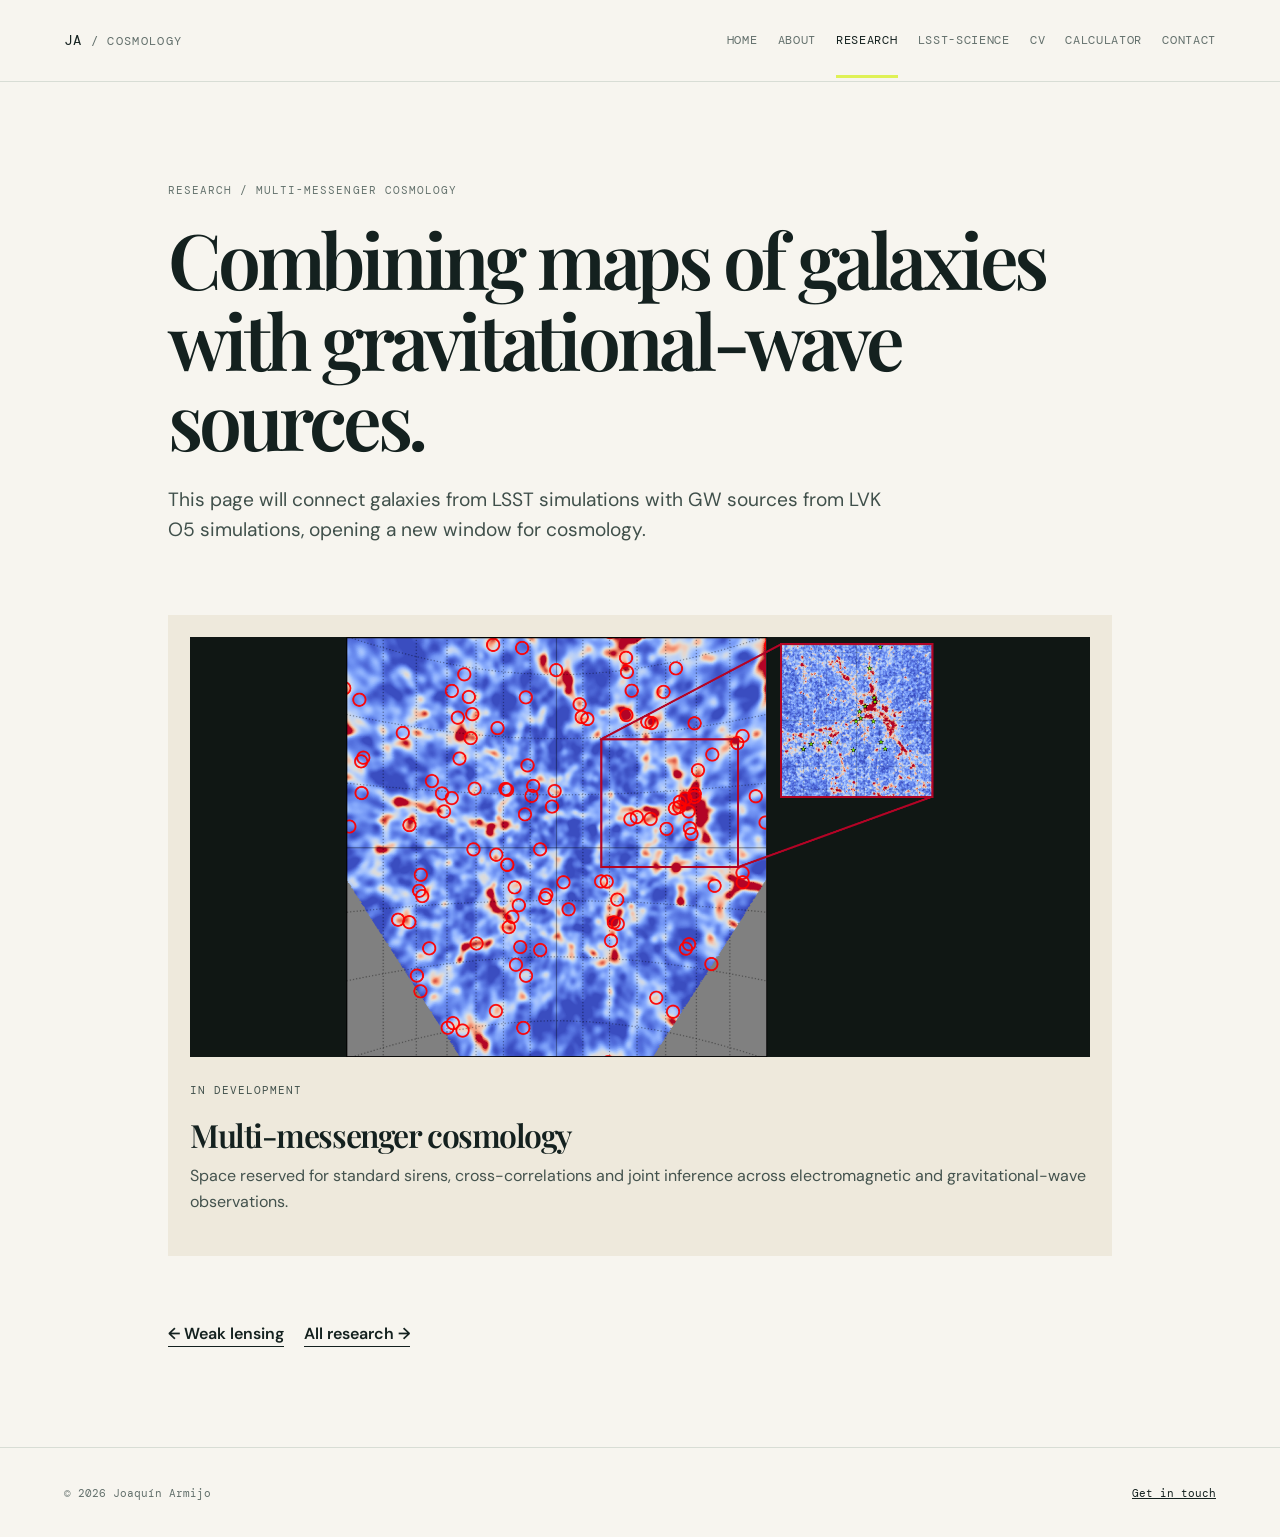
<file: multi-messenger.html>
<!doctype html><html lang="en"><head><meta charset="utf-8" /><meta name="viewport" content="width=device-width,initial-scale=1" /><title>Multi-messenger Cosmology | Joaquín Armijo</title><link rel="stylesheet" href="assets/site.css" /><link rel="stylesheet" href="assets/research-pages.css" /></head><body><header class="site-header"><a class="wordmark" href="index.html">JA<span> / COSMOLOGY</span></a><nav aria-label="Primary navigation"><a href="index.html">Home</a><a href="about.html">About</a><a class="active" href="research.html">Research</a><a href="lsst-science.html">LSST-Science</a><a href="cv.html">CV</a><a href="calculator.html">Calculator</a><a href="contact.html">Contact</a></nav></header><main class="page research-detail"><p class="eyebrow">Research / Multi-messenger cosmology</p><h1>Combining maps of galaxies with gravitational-wave sources.</h1><p class="lede research-detail-intro">This page will connect galaxies from LSST simulations with GW sources from LVK O5 simulations, opening a new window for cosmology.</p><section class="research-detail-grid"><article class="research-detail-card wide"><img src="w3images/LC-Gal-GW-sources.png" alt="Galaxies from LSST simulations and gravitational-wave sources from LVK O5 simulations" /><p class="eyebrow">In development</p><h2>Multi-messenger cosmology</h2><p>Space reserved for standard sirens, cross-correlations and joint inference across electromagnetic and gravitational-wave observations.</p></article></section><div class="research-page-links"><a href="lensing.html">← Weak lensing</a><a href="research.html">All research →</a></div></main><footer><span>© <span id="year"></span> Joaquín Armijo</span><a href="contact.html">Get in touch</a></footer><script>document.getElementById('year').textContent=new Date().getFullYear()</script></body></html>
</file>
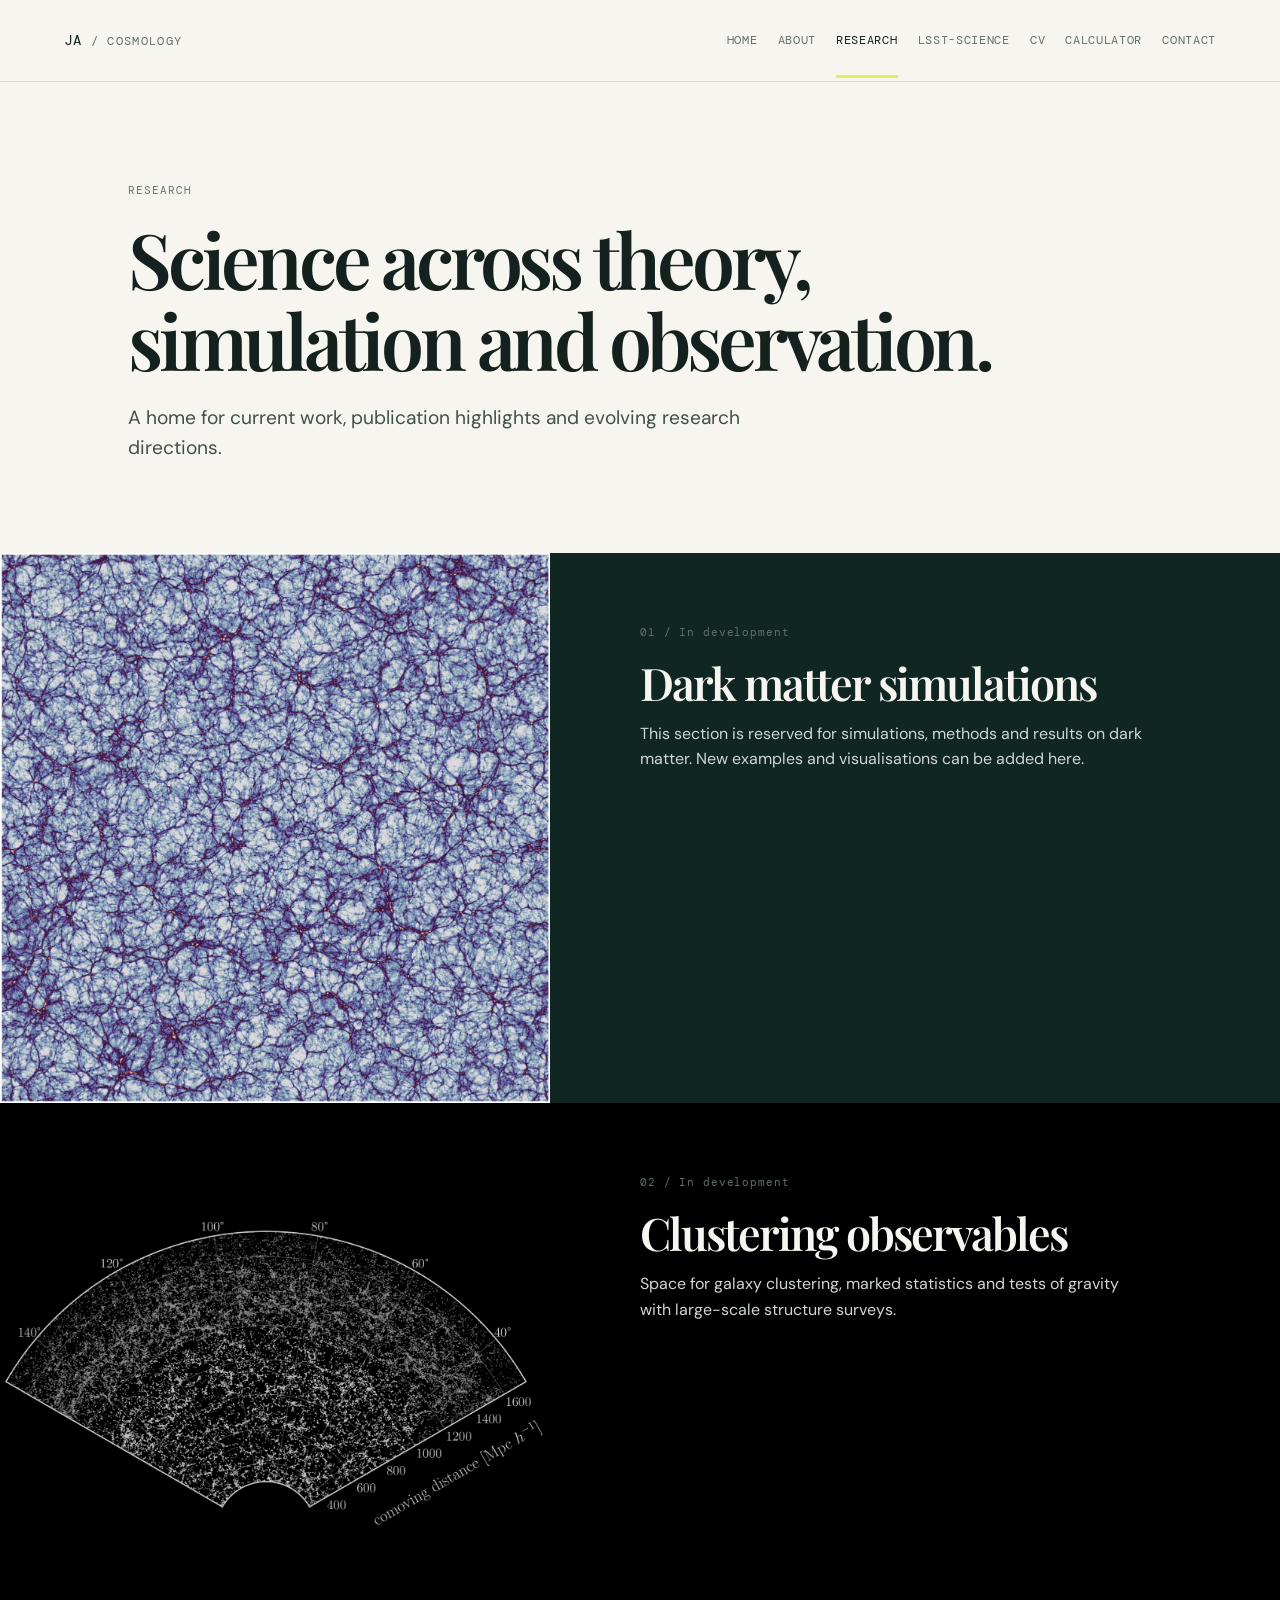
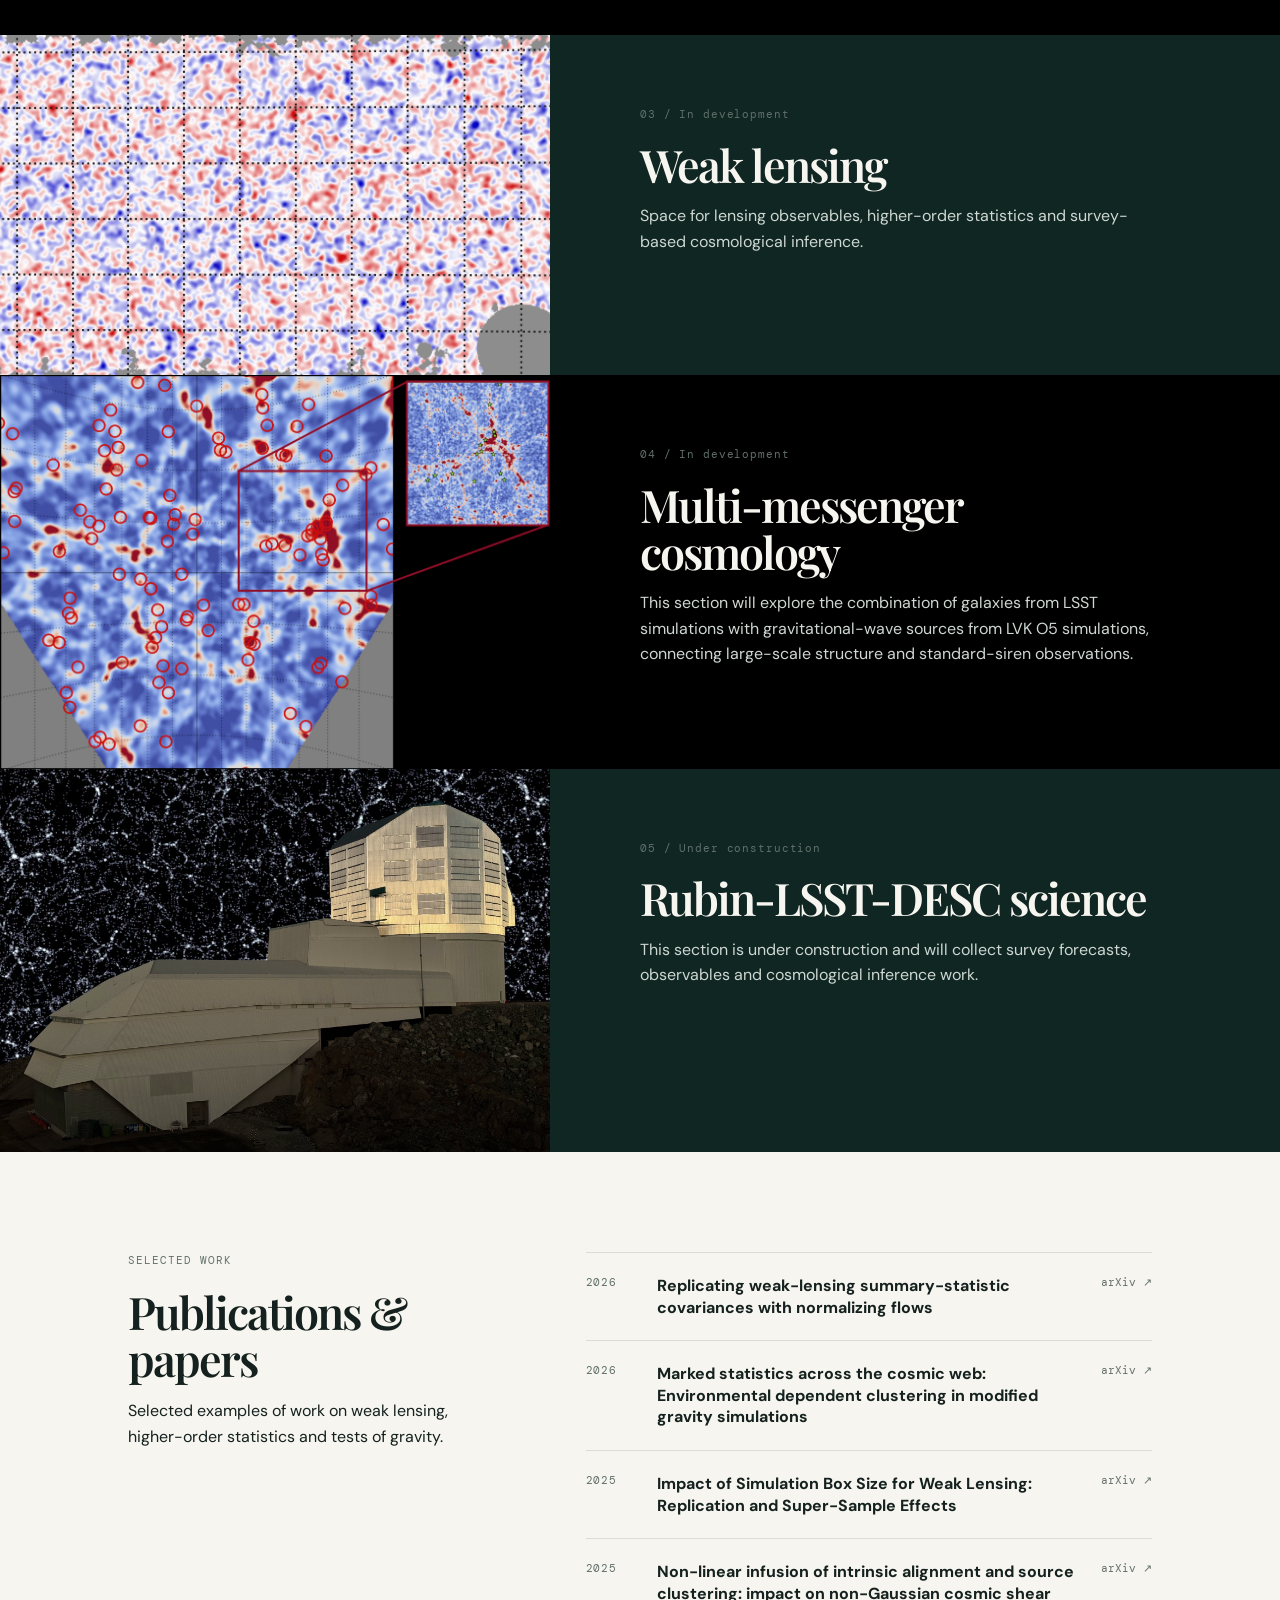
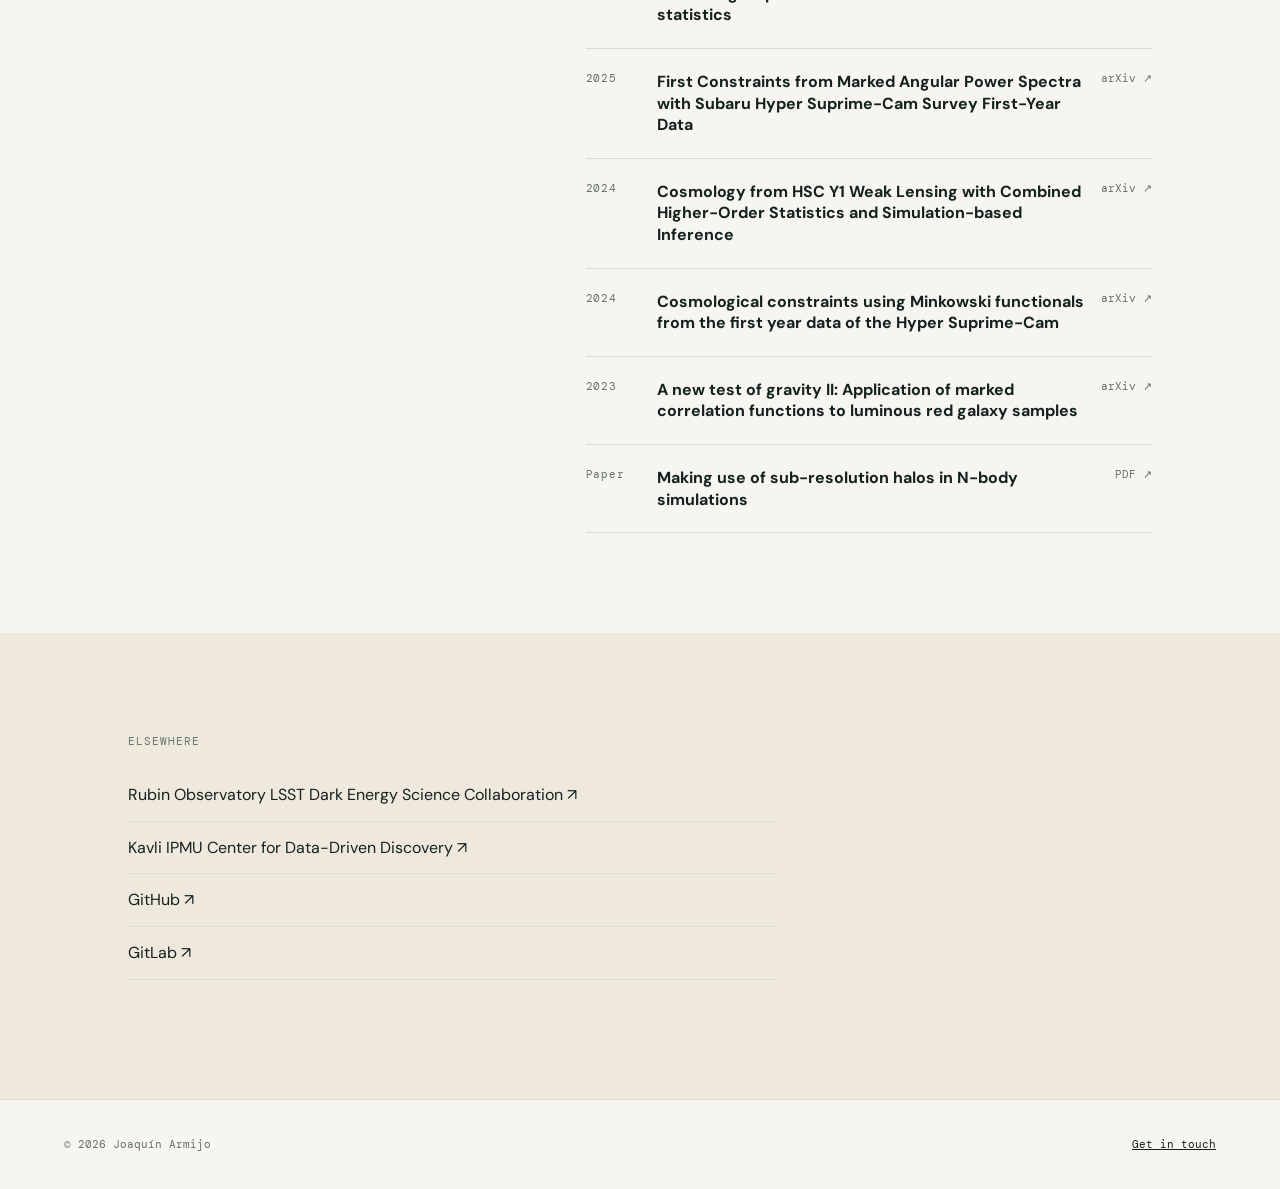
<file: research.html>
<!doctype html><html lang="en"><head><meta charset="utf-8"><meta name="viewport" content="width=device-width,initial-scale=1"><title>Research | Joaquín Armijo</title><link rel="stylesheet" href="assets/site.css"></head><body><header class="site-header"><a class="wordmark" href="index.html">JA<span> / COSMOLOGY</span></a><nav aria-label="Primary navigation"><a href="index.html">Home</a><a href="about.html">About</a><a class="active" href="research.html">Research</a><a href="lsst-science.html">LSST-Science</a><a href="cv.html">CV</a><a href="calculator.html">Calculator</a><a href="contact.html">Contact</a></nav></header><main class="page research"><p class="eyebrow">Research</p><h1>Science across theory, simulation and observation.</h1><p class="lede">A home for current work, publication highlights and evolving research directions.</p><section class="research-directions"><article id="dark-matter"><img src="w3images/GR_L768_z0.3.jpg" alt="Structure in a cosmological simulation"><div><span>01 / In development</span><h2><a href="dark-matter.html">Dark matter simulations</a></h2><p>This section is reserved for simulations, methods and results on dark matter. New examples and visualisations can be added here.</p></div></article><article id="clustering"><img src="w3images/LOWZ+CMASS_black_grey_3deg_mod.png" alt="Cosmological large-scale structure"><div><span>02 / In development</span><h2><a href="clustering.html">Clustering observables</a></h2><p>Space for galaxy clustering, marked statistics and tests of gravity with large-scale structure surveys.</p></div></article><article id="lensing"><img src="w3images/GAMA09H_z2_kappa_sn_curved.png" alt="Map used in cosmology analysis"><div><span>03 / In development</span><h2><a href="lensing.html">Weak lensing</a></h2><p>Space for lensing observables, higher-order statistics and survey-based cosmological inference.</p></div></article><article id="multi-messenger"><img src="w3images/LC-Gal-GW-sources.png" alt="Galaxies from LSST simulations and gravitational-wave sources from LVK O5 simulations"><div><span>04 / In development</span><h2><a href="multi-messenger.html">Multi-messenger cosmology</a></h2><p>This section will explore the combination of galaxies from LSST simulations with gravitational-wave sources from LVK O5 simulations, connecting large-scale structure and standard-siren observations.</p></div></article><article id="lsst-science"><img src="w3images/lsst_science.png" alt="Rubin LSST science visualisation"><div><span>05 / Under construction</span><h2><a href="lsst-science.html">Rubin-LSST-DESC science</a></h2><p>This section is under construction and will collect survey forecasts, observables and cosmological inference work.</p></div></article></section><section class="paper-section"><div><p class="eyebrow">Selected work</p><h2>Publications &amp; papers</h2><p>Selected examples of work on weak lensing, higher-order statistics and tests of gravity.</p></div><div class="paper-list"><a href="https://arxiv.org/abs/2601.20669" target="_blank" rel="noopener"><span>2026</span><strong>Replicating weak-lensing summary-statistic covariances with normalizing flows</strong><i>arXiv ↗</i></a><a href="https://arxiv.org/abs/2601.05934" target="_blank" rel="noopener"><span>2026</span><strong>Marked statistics across the cosmic web: Environmental dependent clustering in modified gravity simulations</strong><i>arXiv ↗</i></a><a href="https://arxiv.org/abs/2511.20423" target="_blank" rel="noopener"><span>2025</span><strong>Impact of Simulation Box Size for Weak Lensing: Replication and Super-Sample Effects</strong><i>arXiv ↗</i></a><a href="https://arxiv.org/abs/2509.25166" target="_blank" rel="noopener"><span>2025</span><strong>Non-linear infusion of intrinsic alignment and source clustering: impact on non-Gaussian cosmic shear statistics</strong><i>arXiv ↗</i></a><a href="https://arxiv.org/abs/2507.12315" target="_blank" rel="noopener"><span>2025</span><strong>First Constraints from Marked Angular Power Spectra with Subaru Hyper Suprime-Cam Survey First-Year Data</strong><i>arXiv ↗</i></a><a href="https://arxiv.org/abs/2409.01301" target="_blank" rel="noopener"><span>2024</span><strong>Cosmology from HSC Y1 Weak Lensing with Combined Higher-Order Statistics and Simulation-based Inference</strong><i>arXiv ↗</i></a><a href="https://arxiv.org/abs/2410.00401" target="_blank" rel="noopener"><span>2024</span><strong>Cosmological constraints using Minkowski functionals from the first year data of the Hyper Suprime-Cam</strong><i>arXiv ↗</i></a><a href="https://arxiv.org/abs/2309.09636" target="_blank" rel="noopener"><span>2023</span><strong>A new test of gravity II: Application of marked correlation functions to luminous red galaxy samples</strong><i>arXiv ↗</i></a><a href="Papers/utilising_subres_haloes_submitted.pdf" target="_blank"><span>Paper</span><strong>Making use of sub-resolution halos in N-body simulations</strong><i>PDF ↗</i></a></div></section><section class="section links-block"><p class="eyebrow">Elsewhere</p><p><a href="https://lsstdesc.org" target="_blank" rel="noopener">Rubin Observatory LSST Dark Energy Science Collaboration ↗</a><a href="https://cd3.ipmu.jp" target="_blank" rel="noopener">Kavli IPMU Center for Data-Driven Discovery ↗</a><a href="https://github.com/jarmijotorres/" target="_blank" rel="noopener">GitHub ↗</a><a href="https://gitlab.com/jarmijotorres" target="_blank" rel="noopener">GitLab ↗</a></p></section></main><footer><span>© <span id="year"></span> Joaquín Armijo</span><a href="contact.html">Get in touch</a></footer><script>document.getElementById('year').textContent=new Date().getFullYear()</script></body></html>
</file>
<file: assets/site.css>
@import url('https://fonts.googleapis.com/css2?family=DM+Mono:wght@400;500&family=DM+Sans:opsz,wght@9..40,400;9..40,500;9..40,600&family=Playfair+Display:ital,wght@0,600;0,700;1,600&display=swap');
:root{--ink:#14211f;--muted:#63706c;--paper:#f7f5ef;--line:#d8ddd5;--lime:#dff155;--night:#102623;--cream:#eee9dc}*{box-sizing:border-box}html{scroll-behavior:smooth}body{margin:0;background:var(--paper);color:var(--ink);font-family:"DM Sans",sans-serif;font-size:16px;line-height:1.6}.site-header{min-height:82px;padding:0 5vw;display:flex;justify-content:space-between;align-items:center;border-bottom:1px solid var(--line);gap:25px}.wordmark{font-family:"DM Mono",monospace;font-size:.9rem;letter-spacing:.09em;color:var(--ink);text-decoration:none;white-space:nowrap}.wordmark span{color:var(--muted);font-size:.72rem}nav{display:flex;gap:20px;flex-wrap:wrap;justify-content:flex-end}nav a{font-family:"DM Mono",monospace;font-size:.72rem;text-transform:uppercase;letter-spacing:.06em;color:var(--muted);text-decoration:none;padding:29px 0 24px;border-bottom:3px solid transparent}nav a:hover,nav a.active{color:var(--ink);border-color:var(--lime)}h1,h2,h3{line-height:1.05;margin:0;font-weight:600}h1,h2{font-family:"Playfair Display",serif}h1{font-size:clamp(2.8rem,6vw,6.4rem);letter-spacing:-.055em}h2{font-size:clamp(2rem,3.5vw,3.5rem);letter-spacing:-.045em}h3{font-size:1.5rem;letter-spacing:-.04em}p{margin:0 0 1.2rem}.lede{font-size:1.2rem;line-height:1.55;color:#40504b;max-width:680px}.eyebrow{font-family:"DM Mono",monospace;text-transform:uppercase;letter-spacing:.09em;font-size:.71rem;color:#64726d;margin-bottom:18px}.hero{min-height:calc(100vh - 82px);display:grid;grid-template-columns:.85fr 1.15fr}.hero-copy{padding:12vw 5vw 8vw;display:flex;flex-direction:column;justify-content:center}.hero-copy h1{max-width:700px}.hero-copy .lede{margin-top:28px}.actions{display:flex;align-items:center;gap:27px;flex-wrap:wrap;margin-top:22px}.button{border:0;background:var(--night);color:white;text-decoration:none;padding:14px 20px;font:500 .75rem "DM Mono",monospace;letter-spacing:.05em;text-transform:uppercase;cursor:pointer}.button:hover{background:#294843}.text-link{color:var(--ink);font-weight:600;text-decoration:none;border-bottom:1px solid var(--ink);padding-bottom:2px}.hero-image{margin:0;position:relative;background:#000;min-height:500px}.hero-image img{height:100%;width:100%;object-fit:contain;filter:saturate(.8) contrast(1.05)}.hero-image p{position:absolute;bottom:20px;left:25px;color:white;font:400 .68rem "DM Mono",monospace;letter-spacing:.06em;margin:0}.section,.page{padding:100px 10vw}.intro{max-width:1050px}.intro h2{max-width:720px;margin-bottom:20px}.intro>p:not(.eyebrow){max-width:680px;font-size:1.15rem;color:#40504b}.feature-grid{padding-top:0;display:grid;grid-template-columns:repeat(4,1fr);gap:18px}.feature{min-height:260px;background:var(--cream);padding:30px;text-decoration:none;color:var(--ink);display:flex;flex-direction:column;transition:transform .18s,background .18s}.feature:hover{transform:translateY(-5px);background:var(--lime)}.feature span,.research-directions span,.paper-list span,.download-grid span{font:400 .68rem "DM Mono",monospace;color:#60706a;letter-spacing:.08em}.feature h3{margin:auto 0 10px}.feature p{color:#52605b;margin:0;font-size:.92rem}.page{max-width:1400px;margin:auto}.page>h1{max-width:1000px;margin-bottom:24px}.two-column{display:grid;grid-template-columns:1.05fr .95fr;gap:9vw;margin-top:55px}.two-column figure{margin:0}.two-column img{width:100%;display:block}.two-column figcaption{font:400 .72rem "DM Mono",monospace;color:var(--muted);margin-top:9px}blockquote{margin:35px 0 0;padding:25px;border-left:3px solid var(--lime);background:#eef0e9;font-family:"Playfair Display",serif;font-size:1.15rem;line-height:1.5}blockquote cite{display:block;margin-top:12px;font:400 .75rem "DM Mono",monospace;color:var(--muted)}.research{padding-bottom:0}.research-directions{margin:90px -10vw 100px}.research-directions article{display:grid;grid-template-columns:43% 1fr;min-height:340px;background:var(--night);color:#f7f5ef}.research-directions article:nth-child(even){background:#293e39}.research-directions article#clustering,.research-directions article#multi-messenger{background:#000}.research-directions h2 a,.research-directions h2 a:visited,.research-directions h2 a:hover{color:#f7f5ef;text-decoration:none}.research-directions img{width:100%;height:100%;object-fit:cover;filter:saturate(.75)}.research-directions article>div{padding:65px 10vw 55px 7vw}.research-directions h2{margin:15px 0}.research-directions p{color:#ced7d2;max-width:570px}.paper-section{display:grid;grid-template-columns:.8fr 1.2fr;gap:80px;padding-bottom:100px}.paper-section h2{margin-bottom:16px}.paper-list{border-top:1px solid var(--line)}.paper-list a{display:grid;grid-template-columns:56px 1fr auto;gap:15px;padding:22px 0;border-bottom:1px solid var(--line);text-decoration:none;color:var(--ink)}.paper-list strong{font-size:1rem;line-height:1.35}.paper-list i{font:400 .68rem "DM Mono",monospace;font-style:normal;color:var(--muted);white-space:nowrap}.paper-list a:hover strong{color:#507065}.links-block{background:var(--cream);margin:0 -10vw}.links-block a{display:block;color:var(--ink);text-decoration:none;border-bottom:1px solid var(--line);padding:13px 0;max-width:650px}.narrow{max-width:920px;min-height:600px}.download-grid{display:grid;grid-template-columns:1fr 1fr;gap:18px;margin-top:58px}.download-grid a{background:var(--night);color:#f6f5ef;padding:32px;text-decoration:none;min-height:250px;display:flex;flex-direction:column}.download-grid a:nth-child(2){background:#406159}.download-grid h2{margin:30px 0 12px}.download-grid p{color:#d6dfdb}.download-grid b{margin-top:auto;font:500 .72rem "DM Mono",monospace;text-transform:uppercase;letter-spacing:.06em}.talk-list{border-top:1px solid var(--line)}.talk-list a{display:flex;justify-content:space-between;gap:20px;padding:17px 0;border-bottom:1px solid var(--line);color:var(--ink);text-decoration:none}.talk-list span{font:400 .7rem "DM Mono",monospace;color:var(--muted)}.contact-list{margin-top:55px;border-top:1px solid var(--line)}.contact-list div{display:grid;grid-template-columns:140px 1fr;gap:20px;padding:20px 0;border-bottom:1px solid var(--line)}dt{font:400 .7rem "DM Mono",monospace;text-transform:uppercase;color:var(--muted)}dd{margin:0}dd a{color:var(--ink)}.calculator-layout{display:grid;grid-template-columns:360px 1fr;gap:25px;margin-top:55px}.parameter-panel{background:var(--night);color:white;padding:32px}.parameter-panel label{font:500 .78rem "DM Mono",monospace;letter-spacing:.02em;display:block;margin-bottom:19px}.parameter-panel small{font-size:.63rem;color:#bfcbc5;display:block}.parameter-panel input{width:100%;margin-top:7px;padding:10px;background:transparent;color:white;border:1px solid #547069;font:400 1rem "DM Mono",monospace}.parameter-panel .button{background:var(--lime);color:var(--ink);width:100%;margin:8px 0 19px}.fine-print{font-size:.72rem;line-height:1.45;color:#b8c6c0;margin:0}.result-panel{background:var(--cream);padding:35px}.result-grid{display:grid;grid-template-columns:1fr 1fr;gap:1px;background:#cfd6ce}.result-grid div{min-height:145px;background:var(--paper);padding:25px;display:flex;flex-direction:column}.result-grid span,.result-grid small{font:400 .68rem "DM Mono",monospace;text-transform:uppercase;letter-spacing:.04em;color:var(--muted)}.result-grid strong{font-family:"Playfair Display",serif;font-size:clamp(1.8rem,4vw,3.3rem);line-height:1;margin:auto 0 5px}.calculation-note{font-size:.78rem;color:var(--muted);margin:23px 0 0}.astropy-note{padding-left:0;padding-right:0;max-width:800px}.astropy-note h2{margin-bottom:14px}.astropy-note code{font-family:"DM Mono",monospace;font-size:.87em;background:#e9ebe5;padding:2px 4px}footer{min-height:90px;padding:0 5vw;border-top:1px solid var(--line);display:flex;align-items:center;justify-content:space-between;font:400 .7rem "DM Mono",monospace;color:var(--muted)}footer a{color:var(--ink)}@media(max-width:760px){.site-header{padding:18px 6vw;display:block}.wordmark{display:block;margin-bottom:14px}nav{justify-content:flex-start;gap:13px}nav a{padding:0 0 5px}.hero{grid-template-columns:1fr;min-height:auto}.hero-copy{padding:90px 7vw 70px}.hero-image{height:400px}.section,.page{padding:70px 7vw}.feature-grid{grid-template-columns:1fr;gap:10px}.feature{min-height:180px}.two-column,.paper-section,.calculator-layout{grid-template-columns:1fr;gap:35px}.research-directions{margin:65px -7vw 70px}.research-directions article{grid-template-columns:1fr}.research-directions img{height:240px}.research-directions article>div{padding:42px 7vw}.paper-section{padding-bottom:70px}.links-block{margin:0 -7vw}.download-grid{grid-template-columns:1fr;margin-top:38px}.paper-list a{grid-template-columns:45px 1fr}.paper-list i{grid-column:2}.contact-list div{grid-template-columns:1fr;gap:4px}.result-panel{padding:23px}.result-grid{grid-template-columns:1fr}.result-grid div{min-height:125px}}
</file>
<file: assets/calculator.css>
.explorer{max-width:1280px}.explorer>h1{max-width:900px}.explorer-grid{display:grid;grid-template-columns:305px 1fr;gap:22px;margin-top:55px}.controls{background:var(--night);padding:30px;color:#f7f5ef}.controls .eyebrow{color:#bdccc4}.controls label{display:block;font:500 .78rem "DM Mono",monospace;margin:25px 0 8px}.controls output{float:right;color:var(--lime);font-size:1rem}.controls small{display:block;color:#bac8c1;font-size:.65rem;margin-top:4px}.controls input[type=range],.redshift-control input,.volume-controls input{width:100%;accent-color:var(--lime)}.derived{margin:31px 0 28px;padding:18px 0;border-top:1px solid #4c6560;border-bottom:1px solid #4c6560}.derived span{font:400 .67rem "DM Mono",monospace;text-transform:uppercase;color:#bac8c1;display:block}.derived strong{font:500 1.2rem "DM Mono",monospace;color:var(--lime)}.derived small{margin-top:7px}.controls .button{width:100%;background:var(--lime);color:var(--ink)}.plot-card{background:var(--cream);padding:32px}.plot-heading{display:flex;justify-content:space-between;gap:25px;align-items:flex-start}.quantity-picker{display:block;font:500 .74rem "DM Mono",monospace}.quantity-picker select{display:block;background:var(--paper);border:1px solid var(--line);margin-top:7px;padding:9px;font:400 .75rem "DM Mono",monospace;color:var(--ink);max-width:270px}.plot-number{text-align:right}.plot-number strong{font:600 2.5rem/1 "Playfair Display",serif;display:block}.plot-number span{font:.68rem "DM Mono",monospace;color:var(--muted)}#distance-plot{width:100%;height:355px;display:block;margin:28px 0 12px;background:var(--paper)}.redshift-control{max-width:500px}.redshift-control label,.volume-controls label{font:500 .76rem "DM Mono",monospace}.redshift-control output,.volume-controls output{float:right;color:#476159}.distance-summary{display:grid;grid-template-columns:repeat(3,1fr);gap:1px;background:var(--line);margin-top:22px}.distance-summary div{display:flex;flex-direction:column;padding:22px 27px;background:var(--paper)}.distance-summary span,.distance-summary small,.volume-result span,.volume-result small{font:400 .68rem "DM Mono",monospace;color:var(--muted);text-transform:uppercase}.distance-summary strong{font:600 2rem/1.15 "Playfair Display",serif;margin:9px 0 3px}.volume-card{display:grid;grid-template-columns:.9fr 1.1fr;gap:80px;background:var(--night);color:#f7f5ef;margin-top:22px;padding:42px}.volume-card .eyebrow{color:#bdccc4}.volume-card h2{font-size:2.4rem}.volume-card>div>p:not(.eyebrow){color:#c9d4ce}.volume-controls>p{margin:13px 0;color:#c9d4ce;font-size:.84rem}.volume-controls>p strong{color:#f7f5ef}.volume-result{margin-top:25px;padding-top:20px;border-top:1px solid #4c6560}.volume-result span{display:block;color:#bdccc4}.volume-result strong{font:600 clamp(2rem,5vw,3.4rem)/1 "Playfair Display",serif;color:var(--lime);display:block;margin:6px 0}.volume-result small{color:#bdccc4}.how-it-works{display:grid;grid-template-columns:.85fr 1.15fr;gap:80px;padding:95px 0 20px}.how-it-works h2{font-size:2.5rem}.how-it-works p{color:#43524d}.how-it-works .fine-print{font-size:.78rem;color:var(--muted)}@media(max-width:760px){.explorer-grid,.how-it-works,.volume-card{grid-template-columns:1fr;gap:24px}.plot-card,.volume-card{padding:20px}.plot-heading{display:block}.plot-number{text-align:left;margin-top:20px}.plot-number strong{font-size:2.1rem}.distance-summary{grid-template-columns:1fr}.how-it-works{padding-top:65px}.how-it-works h2{font-size:2.1rem}}
</file>
<file: assets/research-pages.css>
.research-detail{max-width:1200px}.research-detail>h1{max-width:950px}.research-detail-intro{max-width:720px;margin-top:25px}.research-detail-grid{display:grid;grid-template-columns:repeat(2,1fr);gap:20px;margin-top:70px}.research-detail-card{background:var(--cream);padding:22px}.research-detail-card img{width:100%;height:300px;object-fit:cover;display:block;margin-bottom:25px}.research-detail-card h2{font-size:2rem;margin:12px 0}.research-detail-card p{color:#43524d}.research-detail-card.wide{grid-column:1/-1}.research-detail-card.wide img{height:420px;object-fit:contain;background:#101714}.research-page-links{display:flex;gap:20px;flex-wrap:wrap;margin-top:65px}.research-page-links a{color:var(--ink);text-decoration:none;border-bottom:1px solid var(--ink);font-weight:600}.placeholder-panel{margin-top:70px;padding:48px;background:var(--night);color:#f7f5ef}.placeholder-panel h2{margin:12px 0}.placeholder-panel p{color:#cbd7d1;max-width:700px}.research-detail .eyebrow.light{color:#c4d1ca}@media(max-width:760px){.research-detail-grid{grid-template-columns:1fr;margin-top:45px}.research-detail-card.wide{grid-column:auto}.research-detail-card.wide img{height:260px}.research-detail-card img{height:230px}}
</file>
